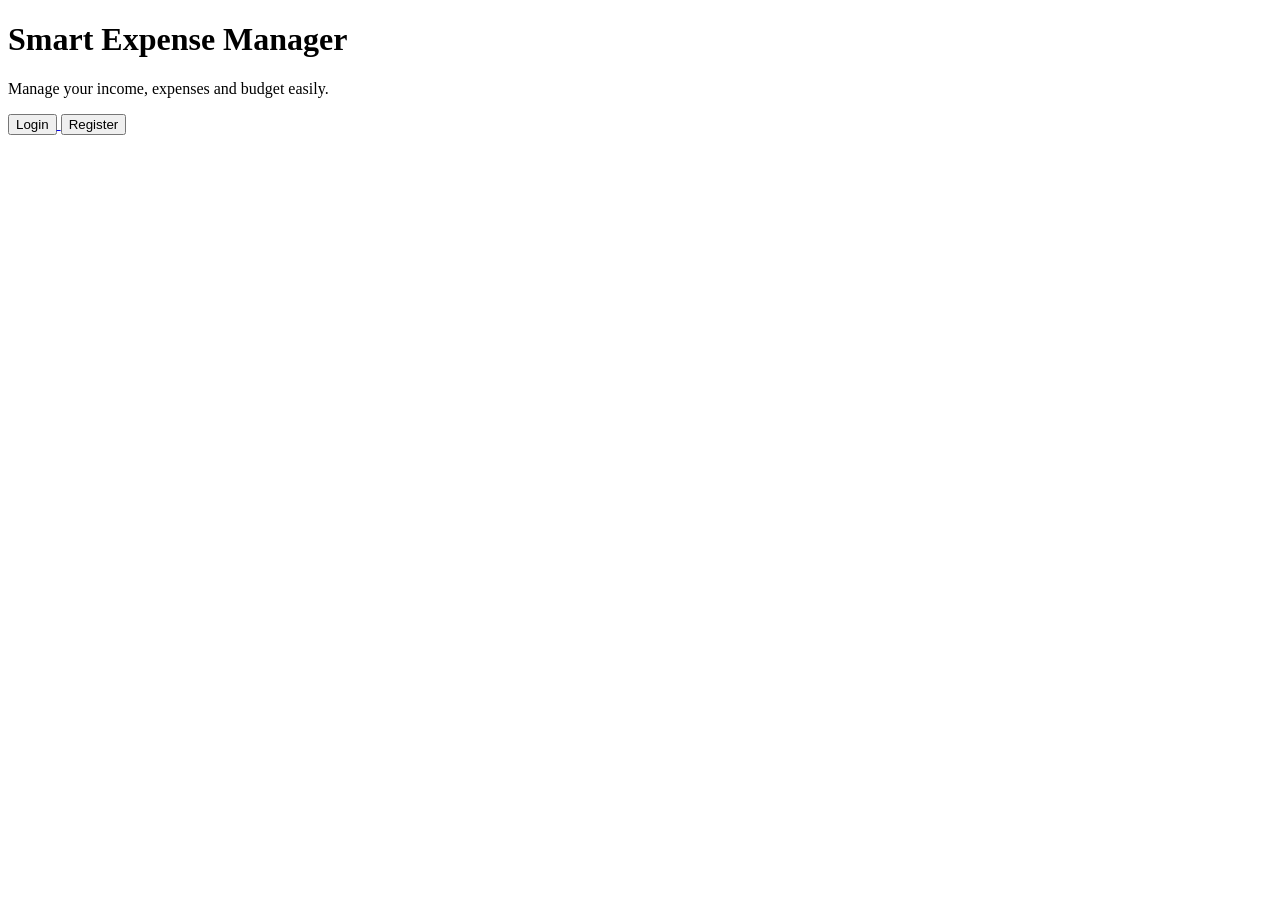
<file: frontend/index.html>
<!DOCTYPE html>
<html>
<head>
    <title>Smart Expense Manager</title>
    <link rel="stylesheet" href="css/style.css">
</head>

<body>

    <h1>Smart Expense Manager</h1>

    <p>
        Manage your income, expenses and budget easily.
    </p>

    <a href="login.html">
        <button>Login</button>
    </a>

    <a href="register.html">
        <button>Register</button>
    </a>

</body>
</html>
</file>
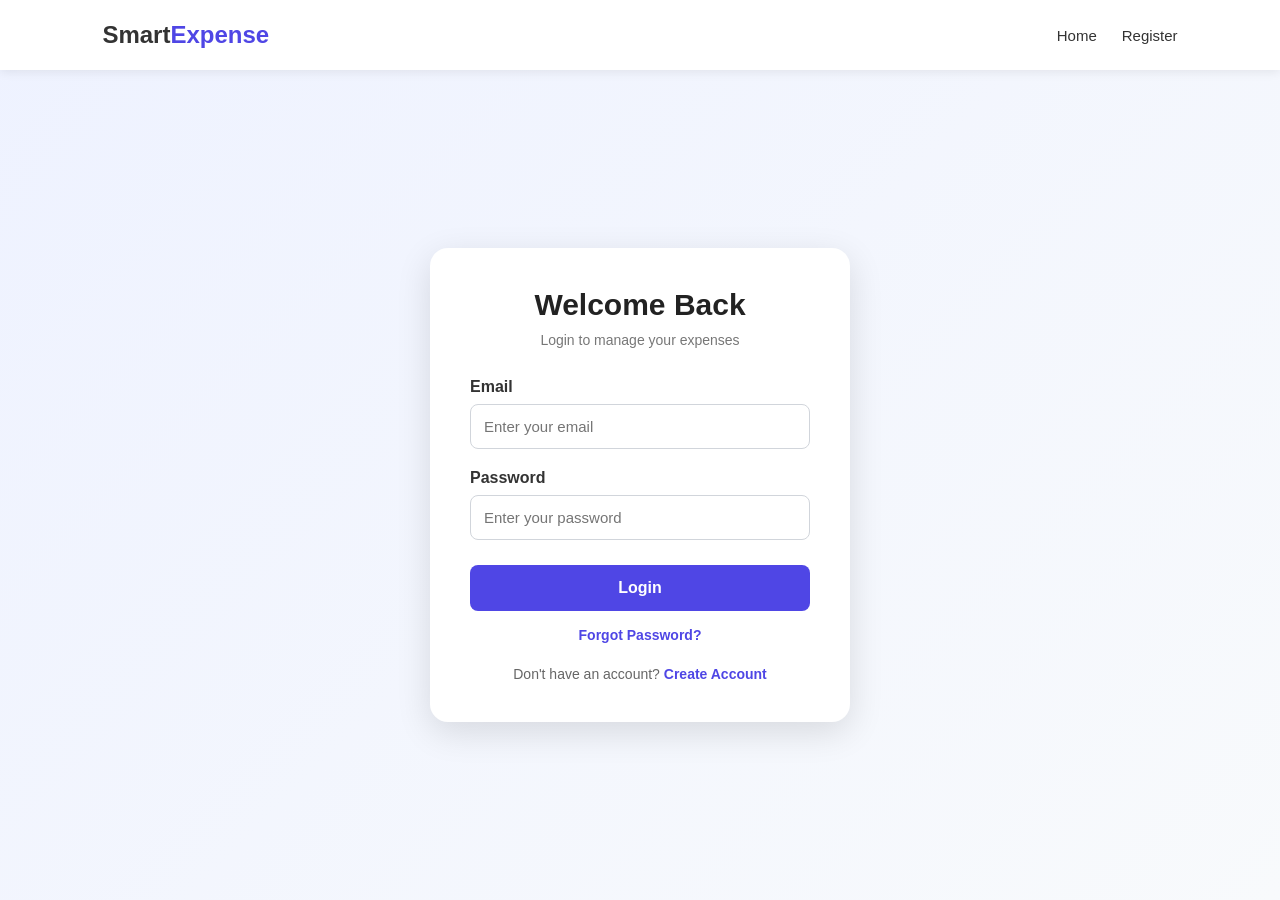
<file: frontend/budget.html>
<!DOCTYPE html>
<html lang="en">

<head>
    <meta charset="UTF-8">
    <meta name="viewport" content="width=device-width, initial-scale=1.0">

    <title>Budget - Smart Expense Manager</title>

    <style>
        * {
            margin: 0;
            padding: 0;
            box-sizing: border-box;
        }

        body {
            font-family: Arial, sans-serif;
            background: #f5f7fb;
            min-height: 100vh;
        }

        .navbar {
            height: 70px;
            background: white;
            display: flex;
            justify-content: space-between;
            align-items: center;
            padding: 0 7%;
            box-shadow: 0 2px 10px rgba(0, 0, 0, 0.08);
        }

        .logo {
            font-size: 24px;
            font-weight: bold;
            color: #333;
        }

        .logo span {
            color: #4f46e5;
        }

        .nav-links {
            display: flex;
            gap: 20px;
        }

        .nav-links a {
            text-decoration: none;
            color: #333;
        }

        .nav-links a:hover {
            color: #4f46e5;
        }

        .container {
            width: 90%;
            max-width: 600px;
            margin: 50px auto;
        }

        .card {
            background: white;
            padding: 35px;
            border-radius: 15px;
            box-shadow: 0 5px 20px rgba(0, 0, 0, 0.08);
        }

        h1 {
            margin-bottom: 10px;
            color: #222;
        }

        .subtitle {
            color: #777;
            margin-bottom: 30px;
        }

        label {
            display: block;
            margin-bottom: 8px;
            font-weight: bold;
        }

        input {
            width: 100%;
            padding: 12px;
            margin-bottom: 20px;
            border: 1px solid #ddd;
            border-radius: 7px;
            font-size: 16px;
        }

        button {
            width: 100%;
            padding: 13px;
            background: #4f46e5;
            color: white;
            border: none;
            border-radius: 7px;
            font-size: 16px;
            cursor: pointer;
        }

        button:hover {
            background: #4338ca;
        }

        .back {
            display: inline-block;
            margin-top: 25px;
            text-decoration: none;
            color: #4f46e5;
            font-weight: bold;
        }

        #message {
            margin-top: 20px;
            text-align: center;
            font-weight: bold;
        }

        @media (max-width: 600px) {

            .navbar {
                padding: 0 5%;
            }

            .nav-links {
                gap: 10px;
            }

            .nav-links a {
                display: none;
            }
        }
    </style>

</head>

<body>

    <nav class="navbar">

        <div class="logo">
            Smart<span>Expense</span>
        </div>

        <div class="nav-links">

            <a href="dashboard.html">
                Dashboard
            </a>

            <a href="income.html">
                Income
            </a>

            <a href="expense.html">
                Expenses
            </a>

            <a href="transactions.html">
                Transactions
            </a>

        </div>

    </nav>


    <div class="container">

        <div class="card">

            <h1>Set Monthly Budget</h1>

            <p class="subtitle">
                Set your spending limit for a month.
            </p>


            <form id="budgetForm">

                <label for="amount">
                    Budget Amount
                </label>

                <input
                    type="number"
                    id="amount"
                    placeholder="Enter budget amount"
                    min="1"
                    step="0.01"
                    required
                >


                <label for="month">
                    Month
                </label>

                <input
                    type="month"
                    id="month"
                    required
                >


                <button type="submit">
                    Save Budget
                </button>

            </form>


            <p id="message"></p>


            <a href="dashboard.html" class="back">
                ← Back to Dashboard
            </a>

        </div>

    </div>


    <script>

        const user = JSON.parse(localStorage.getItem("user"));


        if (!user) {

            alert("Please login first.");

            window.location.href = "login.html";

        }


        document.getElementById("budgetForm")
            .addEventListener("submit", function(event) {

                event.preventDefault();


                const amount =
                    parseFloat(document.getElementById("amount").value);


                const selectedMonth =
                    document.getElementById("month").value;


                const year =
                    parseInt(selectedMonth.split("-")[0]);


                const month =
                    parseInt(selectedMonth.split("-")[1]);


                const budget = {

                    userId: user.id,

                    amount: amount,

                    month: month,

                    year: year

                };


                fetch("http://localhost:8080/api/budgets", {

                    method: "POST",

                    headers: {
                        "Content-Type": "application/json"
                    },

                    body: JSON.stringify(budget)

                })

                .then(response => {

                    if (!response.ok) {

                        throw new Error("Failed to save budget");

                    }

                    return response.json();

                })

                .then(data => {

                    document.getElementById("message").innerText =
                        "Budget saved successfully!";

                    document.getElementById("message").style.color =
                        "green";

                    document.getElementById("budgetForm").reset();

                })

                .catch(error => {

                    console.error(error);

                    document.getElementById("message").innerText =
                        "Failed to save budget.";

                    document.getElementById("message").style.color =
                        "red";

                });

            });

    </script>

</body>

</html>
</file>
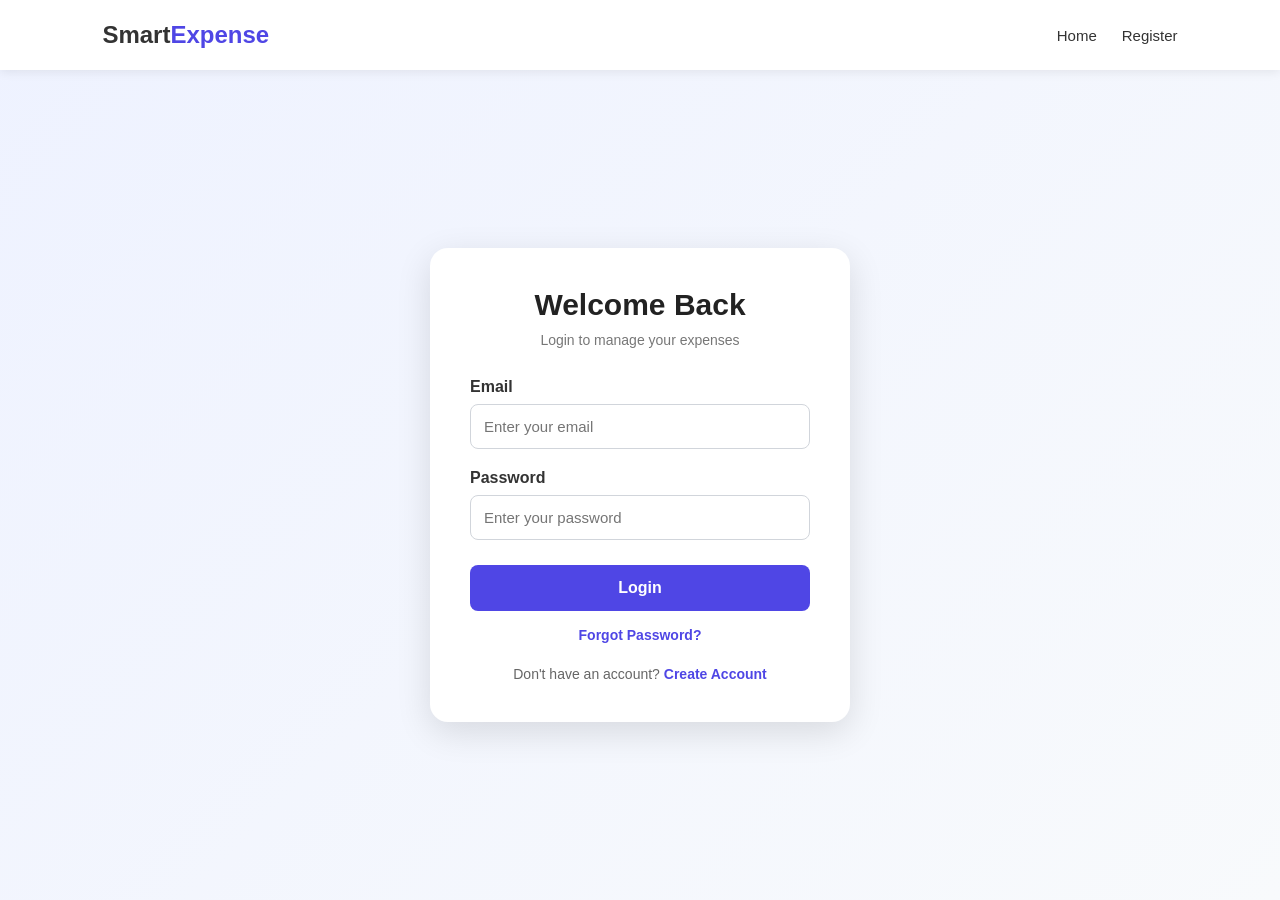
<file: frontend/dashboard.html>
<!DOCTYPE html>
<html lang="en">

<head>
    <meta charset="UTF-8">
    <meta name="viewport" content="width=device-width, initial-scale=1.0">

    <title>SmartExpense - Dashboard</title>

    <style>
        * {
            box-sizing: border-box;
            margin: 0;
            padding: 0;
            font-family: Arial, sans-serif;
        }

        body {
            background: #f4f7fb;
            color: #333;
        }

        nav {
            background: #2563eb;
            color: white;
            padding: 18px 40px;
            display: flex;
            justify-content: space-between;
            align-items: center;
            flex-wrap: wrap;
            gap: 15px;
        }

        nav h2 {
            font-size: 24px;
        }

        nav div {
            display: flex;
            gap: 22px;
            flex-wrap: wrap;
        }

        nav a {
            color: white;
            text-decoration: none;
            font-weight: bold;
        }

        nav a:hover {
            text-decoration: underline;
        }

        .container {
            width: 92%;
            max-width: 1250px;
            margin: 30px auto;
        }

        .welcome {
            margin-bottom: 25px;
        }

        .welcome h1 {
            margin-bottom: 8px;
            color: #1e293b;
        }

        .welcome p {
            color: #64748b;
        }

        .month-info {
            background: white;
            padding: 20px 22px;
            border-radius: 12px;
            box-shadow: 0 3px 12px rgba(0, 0, 0, 0.08);
            margin-bottom: 25px;
        }

        .month-info strong {
            color: #2563eb;
        }

        .month-selector {
            margin-top: 15px;
        }

        .month-selector label {
            font-weight: bold;
            margin-right: 10px;
        }

        .month-selector select {
            padding: 9px 12px;
            border: 1px solid #cbd5e1;
            border-radius: 7px;
            font-size: 15px;
            cursor: pointer;
        }

        .cards {
            display: grid;
            grid-template-columns: repeat(5, 1fr);
            gap: 18px;
            margin-bottom: 20px;
        }

        .cards.second-row {
            grid-template-columns: repeat(3, 1fr);
            margin-bottom: 30px;
        }

        .card {
            background: white;
            padding: 22px;
            border-radius: 12px;
            box-shadow: 0 3px 12px rgba(0, 0, 0, 0.08);
        }

        .card h3 {
            font-size: 15px;
            color: #64748b;
            margin-bottom: 12px;
        }

        .card p {
            font-size: 22px;
            font-weight: bold;
        }

        .card-note {
            font-size: 12px !important;
            font-weight: normal !important;
            color: #64748b;
            margin-top: 8px;
            line-height: 1.4;
        }

        .positive,
        .green {
            color: #16a34a;
        }

        .negative,
        .red {
            color: #dc2626;
        }

        .blue,
        .blue-text {
            color: #2563eb;
        }

        .actions {
            display: grid;
            grid-template-columns: repeat(3, 1fr);
            gap: 20px;
            margin-bottom: 30px;
        }

        .action-card {
            background: white;
            padding: 25px;
            border-radius: 12px;
            box-shadow: 0 3px 12px rgba(0, 0, 0, 0.08);
        }

        .action-card h3 {
            margin-bottom: 10px;
            color: #1e293b;
        }

        .action-card p {
            color: #64748b;
            margin-bottom: 18px;
            line-height: 1.5;
        }

        .action-card a {
            display: inline-block;
            background: #2563eb;
            color: white;
            padding: 10px 18px;
            border-radius: 7px;
            text-decoration: none;
        }

        .action-card a:hover {
            background: #1d4ed8;
        }

        .section {
            background: white;
            padding: 25px;
            margin-bottom: 30px;
            border-radius: 12px;
            box-shadow: 0 3px 12px rgba(0, 0, 0, 0.08);
        }

        .section h2 {
            margin-bottom: 20px;
            color: #1e293b;
        }

        /* SAVINGS */

        .savings-grid {
            display: grid;
            grid-template-columns: repeat(3, 1fr);
            gap: 18px;
        }

        .savings-card {
            background: #f8fafc;
            border: 1px solid #e2e8f0;
            padding: 20px;
            border-radius: 10px;
        }

        .savings-card h3 {
            font-size: 14px;
            color: #64748b;
            margin-bottom: 8px;
        }

        .savings-card p {
            font-size: 22px;
            font-weight: bold;
        }

        .message {
            margin-top: 20px;
            background: #eff6ff;
            border-left: 5px solid #2563eb;
            padding: 15px;
            border-radius: 6px;
            line-height: 1.6;
        }

        .warning {
            margin-top: 15px;
            background: #fee2e2;
            border-left: 5px solid #dc2626;
            padding: 15px;
            border-radius: 6px;
            color: #991b1b;
            display: none;
            line-height: 1.6;
        }

        /* BUDGET PROGRESS */

        .progress-info {
            display: flex;
            justify-content: space-between;
            margin-bottom: 12px;
            font-weight: bold;
        }

        .progress-container {
            width: 100%;
            height: 28px;
            background: #e5e7eb;
            border-radius: 20px;
            overflow: hidden;
        }

        .progress-bar {
            height: 100%;
            width: 0%;
            background: #2563eb;
            transition: width 0.5s;
        }

        .progress-bar.overspent {
            background: #dc2626;
        }

        .progress-text {
            margin-top: 12px;
            font-weight: bold;
        }

        /* CARRY FORWARD */

        .carry-grid {
            display: grid;
            grid-template-columns: repeat(3, 1fr);
            gap: 18px;
        }

        .carry-card {
            background: #f8fafc;
            border: 1px solid #e2e8f0;
            padding: 18px;
            border-radius: 10px;
        }

        .carry-card h3 {
            font-size: 14px;
            color: #64748b;
            margin-bottom: 8px;
        }

        .carry-card p {
            font-size: 21px;
            font-weight: bold;
        }

        /* ANALYTICS */

        .analytics-grid {
            display: grid;
            grid-template-columns: 1fr 1fr;
            gap: 20px;
        }

        .chart-box {
            background: #f8fafc;
            border: 1px solid #e2e8f0;
            padding: 20px;
            border-radius: 10px;
        }

        .chart-box h3 {
            margin-bottom: 20px;
            color: #1e293b;
        }

        .bar-row {
            margin-bottom: 20px;
        }

        .bar-label {
            display: flex;
            justify-content: space-between;
            margin-bottom: 7px;
            font-size: 14px;
            font-weight: bold;
        }

        .bar-background {
            height: 22px;
            background: #e5e7eb;
            border-radius: 15px;
            overflow: hidden;
        }

        .bar-fill {
            height: 100%;
            border-radius: 15px;
            transition: width 0.5s;
        }

        .income-bar {
            background: #16a34a;
        }

        .expense-bar {
            background: #dc2626;
        }

        .category-bar {
            background: #2563eb;
        }

        .chart-empty {
            color: #64748b;
            padding: 20px 0;
        }

        /* CATEGORY */

        .category-list {
            display: grid;
            grid-template-columns: repeat(3, 1fr);
            gap: 15px;
        }

        .category-item {
            background: #f8fafc;
            padding: 18px;
            border-radius: 8px;
            border: 1px solid #e2e8f0;
        }

        .category-item h3 {
            color: #64748b;
            font-size: 15px;
            margin-bottom: 8px;
        }

        .category-item p {
            font-size: 20px;
            font-weight: bold;
        }

        /* TABLE */

        .table-container {
            overflow-x: auto;
        }

        table {
            width: 100%;
            border-collapse: collapse;
            min-width: 650px;
        }

        th,
        td {
            padding: 14px;
            text-align: left;
            border-bottom: 1px solid #e5e7eb;
        }

        th {
            background: #f8fafc;
            color: #475569;
        }

        .income {
            color: #16a34a;
            font-weight: bold;
        }

        .expense {
            color: #dc2626;
            font-weight: bold;
        }

        .view-all {
            display: inline-block;
            margin-top: 18px;
            color: #2563eb;
            font-weight: bold;
            text-decoration: none;
        }

        .view-all:hover {
            text-decoration: underline;
        }

        /* STATUS */

        .status-box {
            padding: 15px;
            border-radius: 8px;
            margin-bottom: 25px;
            display: none;
        }

        .status-success {
            background: #dcfce7;
            color: #166534;
            border: 1px solid #86efac;
        }

        .status-error {
            background: #fee2e2;
            color: #991b1b;
            border: 1px solid #fca5a5;
        }

        @media (max-width: 1100px) {
            .cards {
                grid-template-columns: repeat(2, 1fr);
            }

            .cards.second-row {
                grid-template-columns: repeat(2, 1fr);
            }

            .analytics-grid {
                grid-template-columns: 1fr;
            }

            .carry-grid,
            .savings-grid,
            .category-list {
                grid-template-columns: repeat(2, 1fr);
            }
        }

        @media (max-width: 700px) {
            nav {
                flex-direction: column;
                padding: 18px;
            }

            nav div {
                justify-content: center;
                gap: 14px;
            }

            .container {
                width: 94%;
            }

            .cards,
            .cards.second-row,
            .actions,
            .carry-grid,
            .savings-grid,
            .category-list {
                grid-template-columns: 1fr;
            }

            .section {
                padding: 18px;
            }
        }
    </style>
</head>

<body>

    <!-- NAVBAR -->

    <nav>
        <h2>SmartExpense</h2>

        <div>
            <a href="dashboard.html">Dashboard</a>
            <a href="income.html">Income</a>
            <a href="expense.html">Expense</a>
            <a href="transactions.html">Transactions</a>
            <a href="budget.html">Budget</a>
            <a href="#" onclick="logout()">Logout</a>
        </div>
    </nav>


    <div class="container">

        <!-- STATUS -->

        <div id="statusBox" class="status-box"></div>


        <!-- WELCOME -->

        <div class="welcome">

            <h1 id="welcomeText">
                Welcome!
            </h1>

            <p>
                Manage your income, expenses and budget easily.
            </p>

        </div>


        <!-- MONTH SELECTOR -->

        <div class="month-info">

            <p>
                Current Month:
                <strong id="currentMonthText"></strong>
            </p>

            <div class="month-selector">

                <label for="monthSelector">
                    View Month:
                </label>

                <select id="monthSelector"
                    onchange="updateSelectedMonth()">
                </select>

            </div>

        </div>


        <!-- SUMMARY CARDS -->

        <div class="cards">

            <div class="card">
                <h3>Monthly Income</h3>
                <p id="monthlyIncome" class="positive">
                    ₹0.00
                </p>
            </div>

            <div class="card">
                <h3>Monthly Expenses</h3>
                <p id="monthlyExpense" class="negative">
                    ₹0.00
                </p>
            </div>

            <div class="card">
                <h3>Monthly Savings</h3>
                <p id="monthlySavings">
                    ₹0.00
                </p>
            </div>

            <div class="card">
                <h3>Monthly Budget</h3>
                <p id="monthlyBudget" class="blue-text">
                    ₹0.00
                </p>
            </div>

            <div class="card">
                <h3>Budget Remaining</h3>
                <p id="budgetRemaining">
                    ₹0.00
                </p>
            </div>

        </div>


        <!-- SECOND ROW -->

        <div class="cards second-row">

            <div class="card">

                <h3>Previous Savings</h3>

                <p id="previousSavings"
                    class="positive">
                    ₹0.00
                </p>

                <p class="card-note">
                    Savings accumulated before the selected month.
                </p>

            </div>


            <div class="card">

                <h3>Available Money</h3>

                <p id="availableMoney"
                    class="positive">
                    ₹0.00
                </p>

                <p class="card-note">
                    Previous savings + selected month's savings.
                </p>

            </div>


            <div class="card">

                <h3>Total Balance</h3>

                <p id="totalBalance"
                    class="positive">
                    ₹0.00
                </p>

                <p class="card-note">
                    Actual balance from transactions up to today.
                </p>

            </div>

        </div>


        <!-- QUICK ACTIONS -->

        <div class="actions">

            <div class="action-card">

                <h3>Add Income</h3>

                <p>
                    Add your salary, part-time,
                    freelance, business or other income.
                </p>

                <a href="income.html">
                    Add Income
                </a>

            </div>


            <div class="action-card">

                <h3>Add Expense</h3>

                <p>
                    Record your daily expenses
                    and spending.
                </p>

                <a href="expense.html">
                    Add Expense
                </a>

            </div>


            <div class="action-card">

                <h3>Set Budget</h3>

                <p>
                    Set a monthly budget
                    and control your spending.
                </p>

                <a href="budget.html">
                    Set Budget
                </a>

            </div>

        </div>


        <!-- MONTHLY SAVINGS -->

        <div class="section">

            <h2>
                Monthly Savings
            </h2>

            <div class="savings-grid">

                <div class="savings-card">

                    <h3>
                        Monthly Income
                    </h3>

                    <p id="savingIncome"
                        class="green">
                        ₹0.00
                    </p>

                </div>


                <div class="savings-card">

                    <h3>
                        Monthly Expenses
                    </h3>

                    <p id="savingExpense"
                        class="red">
                        ₹0.00
                    </p>

                </div>


                <div class="savings-card">

                    <h3>
                        Monthly Savings
                    </h3>

                    <p id="savingAmount">
                        ₹0.00
                    </p>

                </div>

            </div>


            <div id="savingsMessage"
                class="message">
                No data available.
            </div>


            <div id="savingsWarning"
                class="warning">
            </div>

        </div>


        <!-- BUDGET PROGRESS -->

        <div class="section">

            <h2>
                Budget Progress
            </h2>

            <div class="progress-info">

                <span>
                    Budget Used
                </span>

                <span id="budgetPercentage">
                    0%
                </span>

            </div>


            <div class="progress-container">

                <div id="budgetProgressBar"
                    class="progress-bar">
                </div>

            </div>


            <p id="progressText"
                class="progress-text">
                No budget set.
            </p>


            <div id="budgetWarning"
                class="warning">
            </div>

        </div>


        <!-- BUDGET CARRY FORWARD -->

        <div class="section">

            <h2>
                Budget Carry-Forward
            </h2>

            <div class="carry-grid">

                <div class="carry-card">

                    <h3>
                        Current Month Budget
                    </h3>

                    <p id="carryNormalBudget"
                        class="blue">
                        ₹0.00
                    </p>

                </div>


                <div class="carry-card">

                    <h3>
                        Current Month Spending
                    </h3>

                    <p id="carrySpent"
                        class="red">
                        ₹0.00
                    </p>

                </div>


                <div class="carry-card">

                    <h3>
                        Current Overspending
                    </h3>

                    <p id="carryOverspent"
                        class="red">
                        ₹0.00
                    </p>

                </div>


                <div class="carry-card">

                    <h3>
                        Amount Carried Forward
                    </h3>

                    <p id="carryForward"
                        class="red">
                        ₹0.00
                    </p>

                </div>


                <div class="carry-card">

                    <h3>
                        Next Month Normal Budget
                    </h3>

                    <p id="nextNormalBudget"
                        class="blue">
                        ₹0.00
                    </p>

                </div>


                <div class="carry-card">

                    <h3>
                        Next Month Available Budget
                    </h3>

                    <p id="nextAvailableBudget"
                        class="green">
                        ₹0.00
                    </p>

                </div>

            </div>


            <div id="carryMessage"
                class="message">
                No overspending to carry forward.
            </div>


            <div id="carryWarning"
                class="warning">
            </div>

        </div>


        <!-- ANALYTICS -->

        <div class="section">

            <h2>
                Financial Analytics
            </h2>

            <div class="analytics-grid">


                <!-- INCOME VS EXPENSE -->

                <div class="chart-box">

                    <h3>
                        Income vs Expenses
                    </h3>


                    <div class="bar-row">

                        <div class="bar-label">

                            <span>
                                Income
                            </span>

                            <span id="incomeChartValue">
                                ₹0.00
                            </span>

                        </div>


                        <div class="bar-background">

                            <div id="incomeBar"
                                class="bar-fill income-bar">
                            </div>

                        </div>

                    </div>


                    <div class="bar-row">

                        <div class="bar-label">

                            <span>
                                Expenses
                            </span>

                            <span id="expenseChartValue">
                                ₹0.00
                            </span>

                        </div>


                        <div class="bar-background">

                            <div id="expenseBar"
                                class="bar-fill expense-bar">
                            </div>

                        </div>

                    </div>


                    <p id="analyticsMessage"
                        class="chart-empty">
                    </p>

                </div>


                <!-- CATEGORY CHART -->

                <div class="chart-box">

                    <h3>
                        Category Spending
                    </h3>

                    <div id="categoryChart">
                    </div>

                </div>

            </div>

        </div>


        <!-- SPENDING BY CATEGORY -->

        <div class="section">

            <h2>
                Spending by Category
            </h2>

            <div id="categoryList"
                class="category-list">
            </div>

        </div>


        <!-- RECENT TRANSACTIONS -->

        <div class="section">

            <h2>
                Recent Transactions
            </h2>

            <div class="table-container">

                <table>

                    <thead>

                        <tr>

                            <th>
                                Date
                            </th>

                            <th>
                                Type
                            </th>

                            <th>
                                Category
                            </th>

                            <th>
                                Description
                            </th>

                            <th>
                                Amount
                            </th>

                        </tr>

                    </thead>


                    <tbody id="recentTransactions">
                    </tbody>

                </table>

            </div>


            <a href="transactions.html"
                class="view-all">

                View All Transactions →

            </a>

        </div>

    </div>


    <script>

        /* ==================================================
           USER
        ================================================== */

        const user =
            JSON.parse(
                localStorage.getItem("user")
            );


        if (!user) {

            window.location.href =
                "login.html";

        }


        document.getElementById(
            "welcomeText"
        ).innerText =
            "Welcome, " + user.name + "!";


        /* ==================================================
           VARIABLES
        ================================================== */

        let allTransactions = [];

        let allBudgets = [];


        const today = new Date();


        const actualCurrentMonth =
            today.getMonth() + 1;


        const actualCurrentYear =
            today.getFullYear();


        let currentMonth =
            actualCurrentMonth;


        let currentYear =
            actualCurrentYear;


        /* ==================================================
           MONTH NAMES
        ================================================== */

        const monthNames = [

            "January",
            "February",
            "March",
            "April",
            "May",
            "June",
            "July",
            "August",
            "September",
            "October",
            "November",
            "December"

        ];


        /* ==================================================
           STATUS
        ================================================== */

        function showStatus(message, type) {

            const box =
                document.getElementById(
                    "statusBox"
                );

            box.innerText = message;

            box.className =
                "status-box " +
                (type === "error"
                    ? "status-error"
                    : "status-success");

            box.style.display = "block";

        }


        /* ==================================================
           MONTH SELECTOR
        ================================================== */

        function setupMonthSelector() {

            const selector =
                document.getElementById(
                    "monthSelector"
                );


            selector.innerHTML = "";


            for (
                let year = actualCurrentYear - 5;
                year <= actualCurrentYear + 5;
                year++
            ) {

                for (
                    let month = 1;
                    month <= 12;
                    month++
                ) {

                    const option =
                        document.createElement(
                            "option"
                        );


                    option.value =
                        year +
                        "-" +
                        String(month)
                            .padStart(2, "0");


                    option.textContent =
                        monthNames[month - 1] +
                        " " +
                        year;


                    if (
                        month === actualCurrentMonth &&
                        year === actualCurrentYear
                    ) {

                        option.selected = true;

                    }


                    selector.appendChild(
                        option
                    );

                }

            }


            updateMonthText();

        }


        function updateSelectedMonth() {

            const selector =
                document.getElementById(
                    "monthSelector"
                );


            const value =
                selector.value;


            const parts =
                value.split("-");


            currentYear =
                Number(parts[0]);


            currentMonth =
                Number(parts[1]);


            updateMonthText();

            calculateDashboard();

        }


        function updateMonthText() {

            document.getElementById(
                "currentMonthText"
            ).innerText =
                monthNames[currentMonth - 1] +
                " " +
                currentYear;

        }


        /* ==================================================
           FORMAT MONEY
        ================================================== */

        function formatMoney(amount) {

            return "₹" +
                Number(amount).toFixed(2);

        }


        /* ==================================================
           GET BUDGET
        ================================================== */

        function getBudget(month, year) {

            let amount = 0;


            allBudgets.forEach(
                function (budget) {

                    if (
                        Number(budget.month) ===
                            Number(month) &&
                        Number(budget.year) ===
                            Number(year)
                    ) {

                        amount =
                            Number(budget.amount);

                    }

                }
            );


            return amount;

        }


        /* ==================================================
           TRANSACTION DATE
        ================================================== */

        function getTransactionDate(
            transaction
        ) {

            if (
                !transaction.transactionDate
            ) {

                return null;

            }


            return new Date(
                transaction.transactionDate
            );

        }


        /* ==================================================
           SELECTED MONTH CHECK
        ================================================== */

        function isSelectedMonth(
            transaction
        ) {

            const date =
                getTransactionDate(
                    transaction
                );


            if (!date) {

                return false;

            }


            return (
                date.getMonth() + 1 ===
                    currentMonth &&
                date.getFullYear() ===
                    currentYear
            );

        }


        /* ==================================================
           BEFORE SELECTED MONTH
        ================================================== */

        function isBeforeSelectedMonth(
            transaction
        ) {

            const date =
                getTransactionDate(
                    transaction
                );


            if (!date) {

                return false;

            }


            const year =
                date.getFullYear();


            const month =
                date.getMonth() + 1;


            if (
                year < currentYear
            ) {

                return true;

            }


            if (
                year === currentYear &&
                month < currentMonth
            ) {

                return true;

            }


            return false;

        }


        /* ==================================================
           FUTURE TRANSACTION
           
           Important:
           Current month's transactions are NOT future.
           Only transactions after today's date are future.
        ================================================== */

        function isFutureTransaction(
            transaction
        ) {

            const date =
                getTransactionDate(
                    transaction
                );


            if (!date) {

                return false;

            }


            const transactionDate =
                new Date(
                    date.getFullYear(),
                    date.getMonth(),
                    date.getDate()
                );


            const todayDate =
                new Date(
                    actualCurrentYear,
                    actualCurrentMonth - 1,
                    today.getDate()
                );


            return transactionDate >
                todayDate;

        }


        /* ==================================================
           LOAD DASHBOARD
        ================================================== */

        async function loadDashboard() {

            try {

                const transactionResponse =
                    await fetch(
                        "http://localhost:8080/api/transactions/user/" +
                        user.id
                    );


                if (!transactionResponse.ok) {

                    throw new Error(
                        "Unable to load transactions"
                    );

                }


                allTransactions =
                    await transactionResponse.json();


                const budgetResponse =
                    await fetch(
                        "http://localhost:8080/api/budgets/user/" +
                        user.id
                    );


                if (!budgetResponse.ok) {

                    throw new Error(
                        "Unable to load budgets"
                    );

                }


                allBudgets =
                    await budgetResponse.json();


                calculateDashboard();

            }


            catch (error) {

                console.error(error);

                showStatus(
                    "Unable to connect to backend. Please make sure Spring Boot is running.",
                    "error"
                );

            }

        }


        /* ==================================================
           CALCULATE DASHBOARD
        ================================================== */

        function calculateDashboard() {

            let totalIncome = 0;

            let totalExpense = 0;


            let monthlyIncome = 0;

            let monthlyExpense = 0;


            let previousSavings = 0;


            let categories = {};


            /* ----------------------------------------------
               PROCESS TRANSACTIONS
            ---------------------------------------------- */

            allTransactions.forEach(
                function (transaction) {

                    const amount =
                        Number(
                            transaction.amount
                        );


                    const date =
                        getTransactionDate(
                            transaction
                        );


                    if (!date) {

                        return;

                    }


                    /* ------------------------------------------
                       ACTUAL TOTAL BALANCE

                       Include today's/current-month data.
                       Exclude only dates after today.
                    ------------------------------------------ */

                    const future =
                        isFutureTransaction(
                            transaction
                        );


                    if (!future) {

                        if (
                            transaction.type ===
                            "INCOME"
                        ) {

                            totalIncome +=
                                amount;

                        }


                        if (
                            transaction.type ===
                            "EXPENSE"
                        ) {

                            totalExpense +=
                                amount;

                        }

                    }


                    /* ------------------------------------------
                       SELECTED MONTH INCOME
                    ------------------------------------------ */

                    if (
                        transaction.type ===
                            "INCOME" &&
                        isSelectedMonth(
                            transaction
                        )
                    ) {

                        monthlyIncome +=
                            amount;

                    }


                    /* ------------------------------------------
                       SELECTED MONTH EXPENSE
                    ------------------------------------------ */

                    if (
                        transaction.type ===
                            "EXPENSE" &&
                        isSelectedMonth(
                            transaction
                        )
                    ) {

                        monthlyExpense +=
                            amount;


                        const category =
                            transaction.category ||
                            "Other";


                        if (
                            !categories[category]
                        ) {

                            categories[category] =
                                0;

                        }


                        categories[category] +=
                            amount;

                    }


                    /* ------------------------------------------
                       PREVIOUS SAVINGS
                    ------------------------------------------ */

                    if (
                        isBeforeSelectedMonth(
                            transaction
                        )
                    ) {

                        if (
                            transaction.type ===
                            "INCOME"
                        ) {

                            previousSavings +=
                                amount;

                        }


                        if (
                            transaction.type ===
                            "EXPENSE"
                        ) {

                            previousSavings -=
                                amount;

                        }

                    }

                }
            );


            /* ==================================================
               CALCULATIONS
            ================================================== */

            const monthlySavings =
                monthlyIncome -
                monthlyExpense;


            const availableMoney =
                previousSavings +
                monthlySavings;


            const currentBudget =
                getBudget(
                    currentMonth,
                    currentYear
                );


            /* ----------------------------------------------
               NEXT MONTH
            ---------------------------------------------- */

            const nextDate =
                new Date(
                    currentYear,
                    currentMonth,
                    1
                );


            const nextMonth =
                nextDate.getMonth() + 1;


            const nextYear =
                nextDate.getFullYear();


            const nextBudget =
                getBudget(
                    nextMonth,
                    nextYear
                );


            /* ----------------------------------------------
               TOTAL BALANCE
            ---------------------------------------------- */

            const totalBalance =
                totalIncome -
                totalExpense;


            /* ----------------------------------------------
               BUDGET REMAINING
            ---------------------------------------------- */

            const budgetRemaining =
                currentBudget -
                monthlyExpense;


            /* ----------------------------------------------
               OVERSPENDING
            ---------------------------------------------- */

            let currentOverspending = 0;


            if (
                currentBudget > 0 &&
                monthlyExpense > currentBudget
            ) {

                currentOverspending =
                    monthlyExpense -
                    currentBudget;

            }


            /* ==================================================
               DISPLAY SUMMARY
            ================================================== */

            document.getElementById(
                "monthlyIncome"
            ).innerText =
                formatMoney(
                    monthlyIncome
                );


            document.getElementById(
                "monthlyExpense"
            ).innerText =
                formatMoney(
                    monthlyExpense
                );


            document.getElementById(
                "monthlySavings"
            ).innerText =
                formatMoney(
                    monthlySavings
                );


            document.getElementById(
                "monthlyBudget"
            ).innerText =
                formatMoney(
                    currentBudget
                );


            document.getElementById(
                "budgetRemaining"
            ).innerText =
                formatMoney(
                    budgetRemaining
                );


            document.getElementById(
                "previousSavings"
            ).innerText =
                formatMoney(
                    previousSavings
                );


            document.getElementById(
                "availableMoney"
            ).innerText =
                formatMoney(
                    availableMoney
                );


            document.getElementById(
                "totalBalance"
            ).innerText =
                formatMoney(
                    totalBalance
                );


            /* ==================================================
               SUMMARY COLORS
            ================================================== */

            setColor(
                "monthlySavings",
                monthlySavings
            );


            setColor(
                "budgetRemaining",
                budgetRemaining
            );


            setColor(
                "availableMoney",
                availableMoney
            );


            setColor(
                "totalBalance",
                totalBalance
            );


            /* ==================================================
               SAVINGS SECTION
            ================================================== */

            document.getElementById(
                "savingIncome"
            ).innerText =
                formatMoney(
                    monthlyIncome
                );


            document.getElementById(
                "savingExpense"
            ).innerText =
                formatMoney(
                    monthlyExpense
                );


            const savingAmountElement =
                document.getElementById(
                    "savingAmount"
                );


            savingAmountElement.innerText =
                formatMoney(
                    monthlySavings
                );


            setColor(
                "savingAmount",
                monthlySavings
            );


            const savingsMessage =
                document.getElementById(
                    "savingsMessage"
                );


            const savingsWarning =
                document.getElementById(
                    "savingsWarning"
                );


            if (monthlySavings > 0) {

                savingsMessage.innerHTML =
                    "🟢 You saved <b>" +
                    formatMoney(
                        monthlySavings
                    ) +
                    "</b> this month. " +
                    "Your previous savings are <b>" +
                    formatMoney(
                        previousSavings
                    ) +
                    "</b>. " +
                    "Your total available money is <b>" +
                    formatMoney(
                        availableMoney
                    ) +
                    "</b>.";

                savingsWarning.style.display =
                    "none";

            }

            else if (monthlySavings < 0) {

                savingsMessage.innerHTML =
                    "🔴 You spent <b>" +
                    formatMoney(
                        Math.abs(
                            monthlySavings
                        )
                    ) +
                    "</b> more than your income this month.";

                savingsWarning.style.display =
                    "block";

                savingsWarning.innerHTML =
                    "⚠️ Your expenses are higher than your income by <b>" +
                    formatMoney(
                        Math.abs(
                            monthlySavings
                        )
                    ) +
                    "</b>.";

            }

            else {

                savingsMessage.innerHTML =
                    "⚪ Your income and expenses are equal this month. No new savings were created.";

                savingsWarning.style.display =
                    "none";

            }


            /* ==================================================
               BUDGET PROGRESS
            ================================================== */

            const budgetPercentage =
                currentBudget > 0
                    ? (
                        monthlyExpense /
                        currentBudget
                    ) * 100
                    : 0;


            document.getElementById(
                "budgetPercentage"
            ).innerText =
                budgetPercentage.toFixed(1) +
                "%";


            const progressBar =
                document.getElementById(
                    "budgetProgressBar"
                );


            progressBar.style.width =
                Math.min(
                    budgetPercentage,
                    100
                ) + "%";


            if (
                budgetPercentage > 100
            ) {

                progressBar.classList.add(
                    "overspent"
                );

            }

            else {

                progressBar.classList.remove(
                    "overspent"
                );

            }


            const progressText =
                document.getElementById(
                    "progressText"
                );


            if (
                currentBudget === 0
            ) {

                progressText.innerText =
                    "No budget set for this month.";

            }

            else if (
                monthlyExpense >
                currentBudget
            ) {

                progressText.innerHTML =
                    "🔴 You have overspent by <b>" +
                    formatMoney(
                        monthlyExpense -
                        currentBudget
                    ) +
                    "</b>.";

            }

            else {

                progressText.innerHTML =
                    "🟢 You have <b>" +
                    formatMoney(
                        currentBudget -
                        monthlyExpense
                    ) +
                    "</b> remaining.";

            }


            const budgetWarning =
                document.getElementById(
                    "budgetWarning"
                );


            if (
                currentBudget > 0 &&
                monthlyExpense >
                currentBudget
            ) {

                budgetWarning.style.display =
                    "block";

                budgetWarning.innerHTML =
                    "⚠️ You have exceeded your monthly budget by <b>" +
                    formatMoney(
                        monthlyExpense -
                        currentBudget
                    ) +
                    "</b>.";

            }

            else {

                budgetWarning.style.display =
                    "none";

            }


            /* ==================================================
               CARRY FORWARD
            ================================================== */

            const carryForward =
                currentOverspending;


            let nextAvailableBudget =
                nextBudget -
                carryForward;


            if (
                nextAvailableBudget < 0
            ) {

                nextAvailableBudget = 0;

            }


            const remainingCarryForward =
                Math.max(
                    0,
                    carryForward -
                    nextBudget
                );


            document.getElementById(
                "carryNormalBudget"
            ).innerText =
                formatMoney(
                    currentBudget
                );


            document.getElementById(
                "carrySpent"
            ).innerText =
                formatMoney(
                    monthlyExpense
                );


            document.getElementById(
                "carryOverspent"
            ).innerText =
                formatMoney(
                    currentOverspending
                );


            document.getElementById(
                "carryForward"
            ).innerText =
                formatMoney(
                    carryForward
                );


            document.getElementById(
                "nextNormalBudget"
            ).innerText =
                formatMoney(
                    nextBudget
                );


            document.getElementById(
                "nextAvailableBudget"
            ).innerText =
                formatMoney(
                    nextAvailableBudget
                );


            const carryMessage =
                document.getElementById(
                    "carryMessage"
                );


            const carryWarning =
                document.getElementById(
                    "carryWarning"
                );


            if (
                carryForward > 0
            ) {

                carryMessage.innerHTML =
                    "🔴 You overspent by <b>" +
                    formatMoney(
                        carryForward
                    ) +
                    "</b> this month. " +
                    "This amount will be carried forward to next month. " +
                    "If next month's normal budget is <b>" +
                    formatMoney(
                        nextBudget
                    ) +
                    "</b>, your available budget will be <b>" +
                    formatMoney(
                        nextAvailableBudget
                    ) +
                    "</b>.";


                if (
                    remainingCarryForward > 0
                ) {

                    carryWarning.style.display =
                        "block";

                    carryWarning.innerHTML =
                        "⚠️ Your previous overspending is greater than next month's budget. <b>" +
                        formatMoney(
                            remainingCarryForward
                        ) +
                        "</b> will continue carrying forward.";

                }

                else {

                    carryWarning.style.display =
                        "none";

                }

            }

            else {

                carryMessage.innerHTML =
                    "🟢 No overspending to carry forward.";

                carryWarning.style.display =
                    "none";

            }


            /* ==================================================
               CATEGORY DISPLAY
            ================================================== */

            displayCategories(
                categories
            );


            /* ==================================================
               ANALYTICS
            ================================================== */

            displayAnalytics(
                monthlyIncome,
                monthlyExpense,
                categories
            );


            /* ==================================================
               RECENT TRANSACTIONS
            ================================================== */

            displayRecentTransactions();

        }


        /* ==================================================
           COLOR HELPER
        ================================================== */

        function setColor(
            elementId,
            value
        ) {

            const element =
                document.getElementById(
                    elementId
                );


            element.classList.remove(
                "positive",
                "negative",
                "green",
                "red"
            );


            if (
                Number(value) < 0
            ) {

                element.classList.add(
                    "negative"
                );

            }

            else {

                element.classList.add(
                    "positive"
                );

            }

        }


        /* ==================================================
           CATEGORY DISPLAY
        ================================================== */

        function displayCategories(
            categories
        ) {

            const categoryList =
                document.getElementById(
                    "categoryList"
                );


            categoryList.innerHTML = "";


            const categoryNames =
                Object.keys(
                    categories
                );


            if (
                categoryNames.length === 0
            ) {

                categoryList.innerHTML =
                    "<p>No expenses this month.</p>";

                return;

            }


            categoryNames.sort(
                function (a, b) {

                    return (
                        categories[b] -
                        categories[a]
                    );

                }
            );


            categoryNames.forEach(
                function (category) {

                    const item =
                        document.createElement(
                            "div"
                        );


                    item.className =
                        "category-item";


                    item.innerHTML =
                        "<h3>" +
                        escapeHtml(
                            category
                        ) +
                        "</h3>" +

                        "<p>" +
                        formatMoney(
                            categories[
                                category
                            ]
                        ) +
                        "</p>";


                    categoryList.appendChild(
                        item
                    );

                }
            );

        }


        /* ==================================================
           ANALYTICS
        ================================================== */

        function displayAnalytics(
            monthlyIncome,
            monthlyExpense,
            categories
        ) {

            const incomeValue =
                document.getElementById(
                    "incomeChartValue"
                );


            const expenseValue =
                document.getElementById(
                    "expenseChartValue"
                );


            incomeValue.innerText =
                formatMoney(
                    monthlyIncome
                );


            expenseValue.innerText =
                formatMoney(
                    monthlyExpense
                );


            const maximum =
                Math.max(
                    monthlyIncome,
                    monthlyExpense,
                    1
                );


            document.getElementById(
                "incomeBar"
            ).style.width =
                (
                    monthlyIncome /
                    maximum *
                    100
                ) + "%";


            document.getElementById(
                "expenseBar"
            ).style.width =
                (
                    monthlyExpense /
                    maximum *
                    100
                ) + "%";


            const analyticsMessage =
                document.getElementById(
                    "analyticsMessage"
                );


            if (
                monthlyIncome === 0 &&
                monthlyExpense === 0
            ) {

                analyticsMessage.innerText =
                    "No income or expenses recorded for this month.";

            }

            else if (
                monthlyIncome >
                monthlyExpense
            ) {

                analyticsMessage.innerText =
                    "🟢 Your income is higher than your expenses.";

            }

            else if (
                monthlyExpense >
                monthlyIncome
            ) {

                analyticsMessage.innerText =
                    "🔴 Your expenses are higher than your income.";

            }

            else {

                analyticsMessage.innerText =
                    "⚪ Your income and expenses are equal.";

            }


            /* CATEGORY CHART */

            const categoryChart =
                document.getElementById(
                    "categoryChart"
                );


            categoryChart.innerHTML = "";


            const names =
                Object.keys(
                    categories
                );


            if (
                names.length === 0
            ) {

                categoryChart.innerHTML =
                    "<p class='chart-empty'>No category spending for this month.</p>";

                return;

            }


            names.sort(
                function (a, b) {

                    return (
                        categories[b] -
                        categories[a]
                    );

                }
            );


            const highest =
                Math.max(
                    ...names.map(
                        function (name) {
                            return categories[
                                name
                            ];
                        }
                    ),
                    1
                );


            names.forEach(
                function (category) {

                    const amount =
                        categories[
                            category
                        ];


                    const row =
                        document.createElement(
                            "div"
                        );


                    row.className =
                        "bar-row";


                    const percentage =
                        (
                            amount /
                            highest *
                            100
                        );


                    row.innerHTML =

                        "<div class='bar-label'>" +

                        "<span>" +
                        escapeHtml(
                            category
                        ) +
                        "</span>" +

                        "<span>" +
                        formatMoney(
                            amount
                        ) +
                        "</span>" +

                        "</div>" +

                        "<div class='bar-background'>" +

                        "<div class='bar-fill category-bar' style='width:" +
                        percentage +
                        "%'></div>" +

                        "</div>";


                    categoryChart.appendChild(
                        row
                    );

                }
            );

        }


        /* ==================================================
           RECENT TRANSACTIONS
           
           ONLY SELECTED MONTH
        ================================================== */

        function displayRecentTransactions() {

            const recentTable =
                document.getElementById(
                    "recentTransactions"
                );


            recentTable.innerHTML = "";


            const selectedMonthTransactions =
                [...allTransactions]

                    .filter(
                        function (transaction) {

                            return isSelectedMonth(
                                transaction
                            );

                        }
                    )

                    .sort(
                        function (a, b) {

                            return (
                                new Date(
                                    b.transactionDate
                                ) -
                                new Date(
                                    a.transactionDate
                                )
                            );

                        }
                    )

                    .slice(0, 5);


            if (
                selectedMonthTransactions.length ===
                0
            ) {

                recentTable.innerHTML =
                    "<tr>" +
                    "<td colspan='5'>" +
                    "No transactions for this month." +
                    "</td>" +
                    "</tr>";

                return;

            }


            selectedMonthTransactions.forEach(
                function (transaction) {

                    const row =
                        document.createElement(
                            "tr"
                        );


                    const typeClass =
                        transaction.type ===
                            "INCOME"
                            ? "income"
                            : "expense";


                    const description =
                        transaction.description ||
                        "-";


                    row.innerHTML =

                        "<td>" +
                        escapeHtml(
                            transaction.transactionDate
                        ) +
                        "</td>" +

                        "<td class='" +
                        typeClass +
                        "'>" +
                        escapeHtml(
                            transaction.type
                        ) +
                        "</td>" +

                        "<td>" +
                        escapeHtml(
                            transaction.category ||
                            "Other"
                        ) +
                        "</td>" +

                        "<td>" +
                        escapeHtml(
                            description
                        ) +
                        "</td>" +

                        "<td>" +
                        formatMoney(
                            transaction.amount
                        ) +
                        "</td>";


                    recentTable.appendChild(
                        row
                    );

                }
            );

        }


        /* ==================================================
           HTML SAFETY
        ================================================== */

        function escapeHtml(value) {

            return String(value)
                .replace(
                    /&/g,
                    "&amp;"
                )
                .replace(
                    /</g,
                    "&lt;"
                )
                .replace(
                    />/g,
                    "&gt;"
                )
                .replace(
                    /"/g,
                    "&quot;"
                )
                .replace(
                    /'/g,
                    "&#039;"
                );

        }


        /* ==================================================
           LOGOUT
        ================================================== */

        function logout() {

            localStorage.removeItem(
                "user"
            );


            window.location.href =
                "login.html";

        }


        /* ==================================================
           START
        ================================================== */

        setupMonthSelector();

        loadDashboard();

    </script>

</body>

</html>
</file>
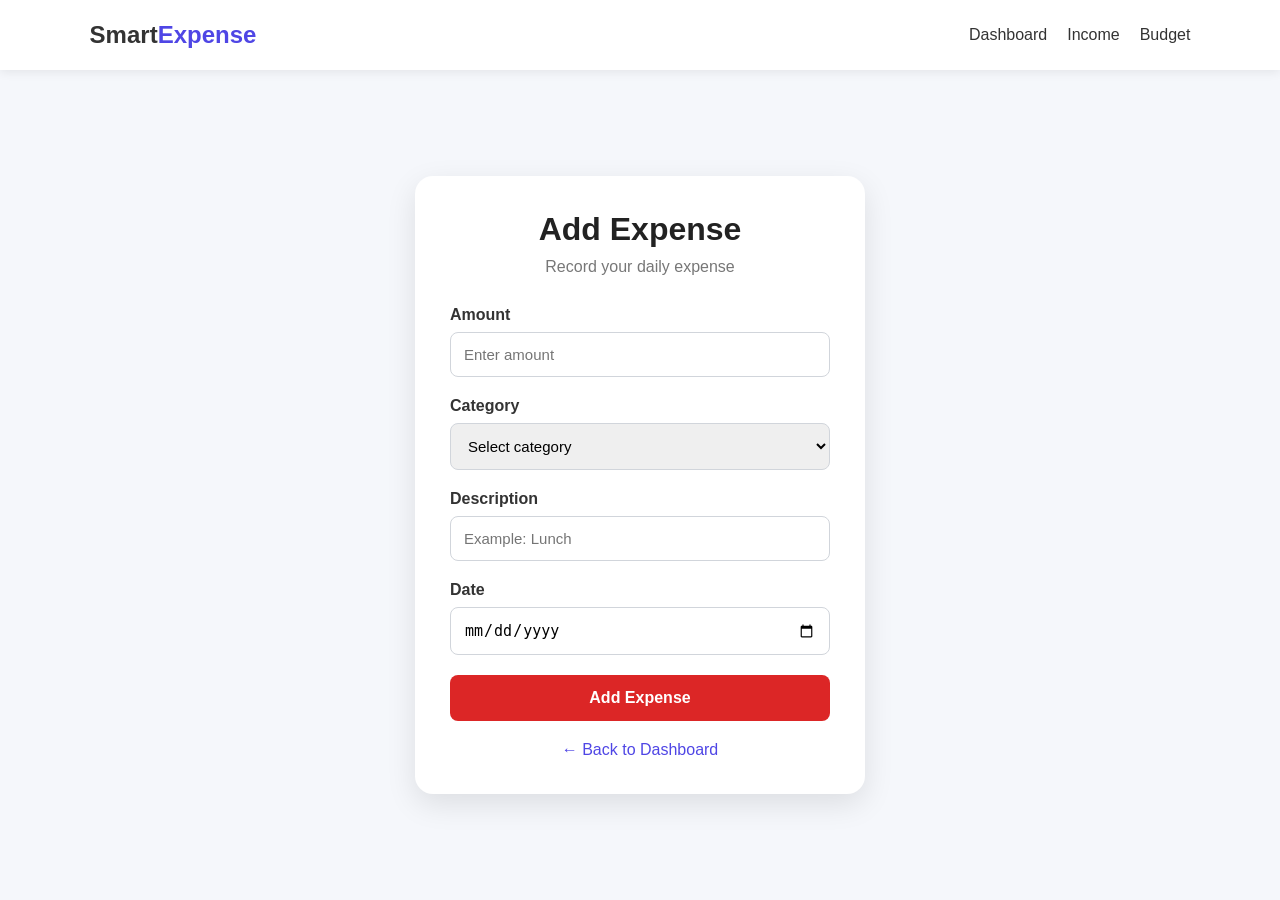
<file: frontend/expense.html>
<!DOCTYPE html>
<html lang="en">

<head>
    <meta charset="UTF-8">
    <meta name="viewport" content="width=device-width, initial-scale=1.0">

    <title>Add Expense - Smart Expense Manager</title>

    <style>
        * {
            margin: 0;
            padding: 0;
            box-sizing: border-box;
        }

        body {
            font-family: Arial, sans-serif;
            background: #f5f7fb;
            min-height: 100vh;
        }

        .navbar {
            height: 70px;
            background: white;
            display: flex;
            justify-content: space-between;
            align-items: center;
            padding: 0 7%;
            box-shadow: 0 2px 10px rgba(0, 0, 0, 0.08);
        }

        .logo {
            font-size: 24px;
            font-weight: bold;
            color: #333;
        }

        .logo span {
            color: #4f46e5;
        }

        .nav-links {
            display: flex;
            gap: 20px;
        }

        .nav-links a {
            text-decoration: none;
            color: #333;
        }

        .nav-links a:hover {
            color: #4f46e5;
        }

        .container {
            min-height: calc(100vh - 70px);
            display: flex;
            justify-content: center;
            align-items: center;
            padding: 40px 20px;
        }

        .card {
            width: 450px;
            background: white;
            padding: 35px;
            border-radius: 18px;
            box-shadow: 0 10px 30px rgba(0, 0, 0, 0.10);
        }

        h1 {
            text-align: center;
            margin-bottom: 10px;
            color: #222;
        }

        .subtitle {
            text-align: center;
            color: #777;
            margin-bottom: 30px;
        }

        .form-group {
            margin-bottom: 20px;
        }

        label {
            display: block;
            margin-bottom: 8px;
            font-weight: bold;
            color: #333;
        }

        input,
        select {
            width: 100%;
            padding: 13px;
            border: 1px solid #d1d5db;
            border-radius: 8px;
            font-size: 15px;
        }

        input:focus,
        select:focus {
            outline: none;
            border-color: #4f46e5;
        }

        button {
            width: 100%;
            padding: 14px;
            border: none;
            border-radius: 8px;
            background: #dc2626;
            color: white;
            font-size: 16px;
            font-weight: bold;
            cursor: pointer;
        }

        button:hover {
            background: #b91c1c;
        }

        .back {
            display: block;
            text-align: center;
            margin-top: 20px;
            color: #4f46e5;
            text-decoration: none;
        }
    </style>
</head>

<body>

    <nav class="navbar">

        <div class="logo">
            Smart<span>Expense</span>
        </div>

        <div class="nav-links">
            <a href="dashboard.html">Dashboard</a>
            <a href="income.html">Income</a>
            <a href="budget.html">Budget</a>
        </div>

    </nav>

    <div class="container">

        <div class="card">

            <h1>Add Expense</h1>

            <p class="subtitle">
                Record your daily expense
            </p>

            <form id="expenseForm">

                <div class="form-group">

                    <label for="amount">
                        Amount
                    </label>

                    <input
                        type="number"
                        id="amount"
                        placeholder="Enter amount"
                        step="0.01"
                        min="1"
                        required
                    >

                </div>

                <div class="form-group">

                    <label for="category">
                        Category
                    </label>

                    <select id="category" required>

                        <option value="">
                            Select category
                        </option>

                        <option value="Food">
                            Food
                        </option>

                        <option value="Travel">
                            Travel
                        </option>

                        <option value="Shopping">
                            Shopping
                        </option>

                        <option value="Education">
                            Education
                        </option>

                        <option value="Bills">
                            Bills
                        </option>

                        <option value="Health">
                            Health
                        </option>

                        <option value="Other">
                            Other
                        </option>

                    </select>

                </div>

                <div class="form-group">

                    <label for="description">
                        Description
                    </label>

                    <input
                        type="text"
                        id="description"
                        placeholder="Example: Lunch"
                    >

                </div>

                <div class="form-group">

                    <label for="date">
                        Date
                    </label>

                    <input
                        type="date"
                        id="date"
                        required
                    >

                </div>

                <button type="submit">
                    Add Expense
                </button>

            </form>

            <a href="dashboard.html" class="back">
                ← Back to Dashboard
            </a>

        </div>

    </div>

    <script>

        document.getElementById("expenseForm").addEventListener("submit", function(event) {

            event.preventDefault();

            const user = JSON.parse(localStorage.getItem("user"));

            if (!user) {
                alert("Please login first.");
                window.location.href = "login.html";
                return;
            }

            const transaction = {

                userId: user.id,

                type: "EXPENSE",

                amount: parseFloat(document.getElementById("amount").value),

                category: document.getElementById("category").value,

                description: document.getElementById("description").value,

                transactionDate: document.getElementById("date").value

            };

            fetch("http://localhost:8080/api/transactions", {

                method: "POST",

                headers: {
                    "Content-Type": "application/json"
                },

                body: JSON.stringify(transaction)

            })
            .then(response => {

                if (!response.ok) {
                    throw new Error("Failed to add expense");
                }

                return response.json();

            })
            .then(data => {

                alert("Expense added successfully!");

                document.getElementById("expenseForm").reset();

            })
            .catch(error => {

                console.error(error);

                alert("Failed to add expense.");

            });

        });

    </script>

</body>

</html>
</file>
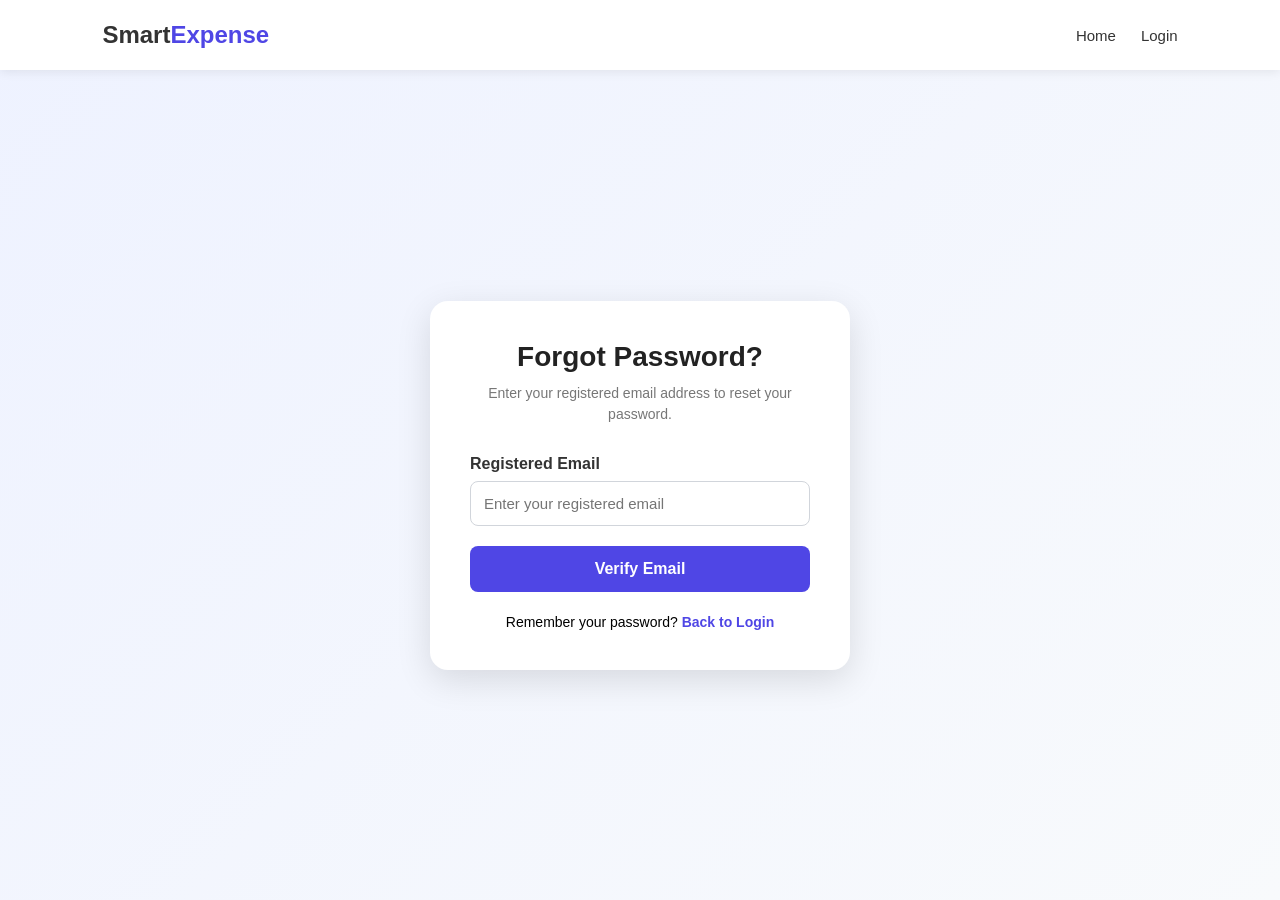
<file: frontend/forgot-password.html>
<!DOCTYPE html>
<html lang="en">

<head>
    <meta charset="UTF-8">
    <meta name="viewport" content="width=device-width, initial-scale=1.0">

    <title>Forgot Password - Smart Expense Manager</title>

    <style>
        * {
            margin: 0;
            padding: 0;
            box-sizing: border-box;
        }

        body {
            font-family: Arial, sans-serif;
            background: linear-gradient(135deg, #eef2ff, #f8fafc);
            min-height: 100vh;
        }

        .navbar {
            height: 70px;
            background: white;
            display: flex;
            justify-content: space-between;
            align-items: center;
            padding: 0 8%;
            box-shadow: 0 2px 10px rgba(0, 0, 0, 0.08);
        }

        .logo {
            font-size: 24px;
            font-weight: bold;
            color: #333;
        }

        .logo span {
            color: #4f46e5;
        }

        .nav-links {
            display: flex;
            gap: 25px;
        }

        .nav-links a {
            text-decoration: none;
            color: #333;
            font-size: 15px;
        }

        .nav-links a:hover {
            color: #4f46e5;
        }

        .forgot-container {
            min-height: calc(100vh - 70px);
            display: flex;
            justify-content: center;
            align-items: center;
            padding: 40px 20px;
        }

        .forgot-card {
            width: 420px;
            background: white;
            padding: 40px;
            border-radius: 18px;
            box-shadow: 0 10px 35px rgba(0, 0, 0, 0.12);
        }

        .forgot-card h1 {
            text-align: center;
            color: #222;
            margin-bottom: 10px;
            font-size: 28px;
        }

        .subtitle {
            text-align: center;
            color: #777;
            margin-bottom: 30px;
            font-size: 14px;
            line-height: 1.5;
        }

        .form-group {
            margin-bottom: 20px;
        }

        .form-group label {
            display: block;
            margin-bottom: 8px;
            font-weight: bold;
            color: #333;
        }

        .form-group input {
            width: 100%;
            padding: 13px;
            border: 1px solid #d1d5db;
            border-radius: 8px;
            font-size: 15px;
            outline: none;
        }

        .form-group input:focus {
            border-color: #4f46e5;
            box-shadow: 0 0 0 3px rgba(79, 70, 229, 0.1);
        }

        .reset-button {
            width: 100%;
            padding: 14px;
            border: none;
            border-radius: 8px;
            background: #4f46e5;
            color: white;
            font-size: 16px;
            font-weight: bold;
            cursor: pointer;
        }

        .reset-button:hover {
            background: #3730a3;
        }

        .reset-button:disabled {
            background: #9ca3af;
            cursor: not-allowed;
        }

        .message {
            display: none;
            text-align: center;
            padding: 12px;
            border-radius: 8px;
            margin-bottom: 20px;
            font-size: 14px;
        }

        .success {
            display: block;
            background: #dcfce7;
            color: #166534;
        }

        .error {
            display: block;
            background: #fee2e2;
            color: #991b1b;
        }

        .back-login {
            text-align: center;
            margin-top: 22px;
            font-size: 14px;
        }

        .back-login a {
            color: #4f46e5;
            text-decoration: none;
            font-weight: bold;
        }

        .back-login a:hover {
            text-decoration: underline;
        }

        @media (max-width: 600px) {

            .navbar {
                padding: 0 5%;
            }

            .nav-links {
                gap: 12px;
            }

            .forgot-card {
                width: 100%;
                padding: 30px 25px;
            }
        }
    </style>
</head>

<body>

    <!-- Navigation Bar -->

    <nav class="navbar">

        <div class="logo">
            Smart<span>Expense</span>
        </div>

        <div class="nav-links">
            <a href="index.html">Home</a>
            <a href="login.html">Login</a>
        </div>

    </nav>


    <!-- Forgot Password Section -->

    <div class="forgot-container">

        <div class="forgot-card">

            <h1>Forgot Password?</h1>

            <p class="subtitle">
                Enter your registered email address to reset your password.
            </p>


            <!-- Message -->

            <div id="message" class="message"></div>


            <!-- Form -->

            <form id="forgotPasswordForm">

                <div class="form-group">

                    <label for="email">
                        Registered Email
                    </label>

                    <input
                        type="email"
                        id="email"
                        placeholder="Enter your registered email"
                        required
                    >

                </div>


                <button
                    type="submit"
                    class="reset-button"
                    id="resetButton"
                >
                    Verify Email
                </button>

            </form>


            <!-- Back to Login -->

            <p class="back-login">

                Remember your password?

                <a href="login.html">
                    Back to Login
                </a>

            </p>

        </div>

    </div>


    <script>

        const form = document.getElementById("forgotPasswordForm");

        const emailInput = document.getElementById("email");

        const message = document.getElementById("message");

        const resetButton = document.getElementById("resetButton");


        form.addEventListener("submit", async function(event) {

            event.preventDefault();


            const email = emailInput.value.trim();


            if (email === "") {

                showMessage(
                    "Please enter your email address.",
                    "error"
                );

                return;

            }


            resetButton.disabled = true;

            resetButton.textContent = "Checking...";


            try {

                const response = await fetch(
                    "http://localhost:8080/api/users/forgot-password",
                    {
                        method: "POST",

                        headers: {
                            "Content-Type": "application/json"
                        },

                        body: JSON.stringify({
                            email: email
                        })
                    }
                );


                // Backend returns plain text, not JSON
                const data = await response.text();


                if (!response.ok) {

                    throw new Error(
                        data || "Email not found."
                    );

                }


                showMessage(
                    data,
                    "success"
                );


                setTimeout(function() {

                    window.location.href =
                        "reset-password.html?email=" +
                        encodeURIComponent(email);

                }, 1500);


            } catch (error) {

                console.error(error);

                showMessage(
                    error.message || "Unable to verify email.",
                    "error"
                );

                resetButton.disabled = false;

                resetButton.textContent = "Verify Email";

            }

        });


        function showMessage(text, type) {

            message.textContent = text;

            message.className = "message " + type;

        }

    </script>

</body>

</html>
</file>
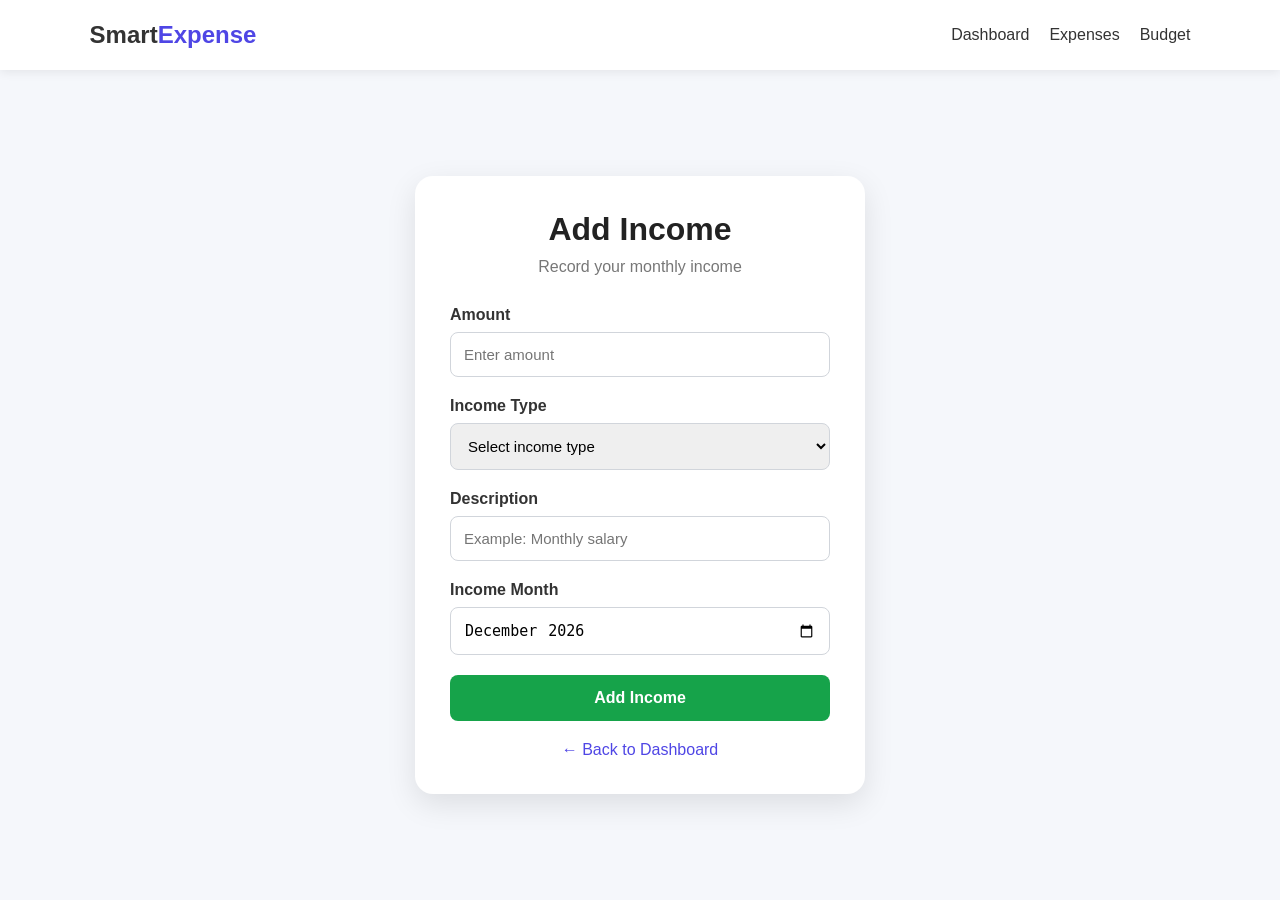
<file: frontend/income.html>
<!DOCTYPE html>
<html lang="en">

<head>
    <meta charset="UTF-8">
    <meta name="viewport" content="width=device-width, initial-scale=1.0">

    <title>Add Income - Smart Expense Manager</title>

    <style>
        * {
            margin: 0;
            padding: 0;
            box-sizing: border-box;
        }

        body {
            font-family: Arial, sans-serif;
            background: #f5f7fb;
            min-height: 100vh;
        }

        .navbar {
            height: 70px;
            background: white;
            display: flex;
            justify-content: space-between;
            align-items: center;
            padding: 0 7%;
            box-shadow: 0 2px 10px rgba(0, 0, 0, 0.08);
        }

        .logo {
            font-size: 24px;
            font-weight: bold;
            color: #333;
        }

        .logo span {
            color: #4f46e5;
        }

        .nav-links {
            display: flex;
            gap: 20px;
        }

        .nav-links a {
            text-decoration: none;
            color: #333;
        }

        .nav-links a:hover {
            color: #4f46e5;
        }

        .container {
            min-height: calc(100vh - 70px);
            display: flex;
            justify-content: center;
            align-items: center;
            padding: 40px 20px;
        }

        .card {
            width: 450px;
            background: white;
            padding: 35px;
            border-radius: 18px;
            box-shadow: 0 10px 30px rgba(0, 0, 0, 0.10);
        }

        h1 {
            text-align: center;
            margin-bottom: 10px;
            color: #222;
        }

        .subtitle {
            text-align: center;
            color: #777;
            margin-bottom: 30px;
        }

        .form-group {
            margin-bottom: 20px;
        }

        label {
            display: block;
            margin-bottom: 8px;
            font-weight: bold;
            color: #333;
        }

        input,
        select {
            width: 100%;
            padding: 13px;
            border: 1px solid #d1d5db;
            border-radius: 8px;
            font-size: 15px;
        }

        input:focus,
        select:focus {
            outline: none;
            border-color: #4f46e5;
        }

        button {
            width: 100%;
            padding: 14px;
            border: none;
            border-radius: 8px;
            background: #16a34a;
            color: white;
            font-size: 16px;
            font-weight: bold;
            cursor: pointer;
        }

        button:hover {
            background: #15803d;
        }

        .back {
            display: block;
            text-align: center;
            margin-top: 20px;
            color: #4f46e5;
            text-decoration: none;
        }
    </style>
</head>

<body>

    <nav class="navbar">

        <div class="logo">
            Smart<span>Expense</span>
        </div>

        <div class="nav-links">
            <a href="dashboard.html">Dashboard</a>
            <a href="expense.html">Expenses</a>
            <a href="budget.html">Budget</a>
        </div>

    </nav>

    <div class="container">

        <div class="card">

            <h1>Add Income</h1>

            <p class="subtitle">
                Record your monthly income
            </p>

            <form id="incomeForm">

                <!-- Amount -->

                <div class="form-group">

                    <label for="amount">
                        Amount
                    </label>

                    <input
                        type="number"
                        id="amount"
                        placeholder="Enter amount"
                        step="0.01"
                        min="1"
                        required
                    >

                </div>


                <!-- Category -->

                <div class="form-group">

                    <label for="category">
                        Income Type
                    </label>

                    <select id="category" required>

                        <option value="">
                            Select income type
                        </option>

                        <option value="Salary">
                            Salary
                        </option>

                        <option value="Part-time">
                            Part-time
                        </option>

                        <option value="Freelance">
                            Freelance
                        </option>

                        <option value="Business">
                            Business
                        </option>

                        <option value="Other">
                            Other
                        </option>

                    </select>

                </div>


                <!-- Description -->

                <div class="form-group">

                    <label for="description">
                        Description
                    </label>

                    <input
                        type="text"
                        id="description"
                        placeholder="Example: Monthly salary"
                    >

                </div>


                <!-- Month -->

                <div class="form-group">

                    <label for="month">
                        Income Month
                    </label>

                    <input
                        type="month"
                        id="month"
                        required
                    >

                </div>


                <!-- Submit -->

                <button type="submit">
                    Add Income
                </button>

            </form>

            <a href="dashboard.html" class="back">
                ← Back to Dashboard
            </a>

        </div>

    </div>


    <script>

        // Set current month automatically

        const today = new Date();

        const currentMonth =
            today.getFullYear() +
            "-" +
            String(today.getMonth() + 1).padStart(2, "0");

        document.getElementById("month").value = currentMonth;


        // Submit income form

        document.getElementById("incomeForm").addEventListener("submit", function(event) {

            event.preventDefault();


            // Get logged-in user

            const user = JSON.parse(localStorage.getItem("user"));


            if (!user) {

                alert("Please login first.");

                window.location.href = "login.html";

                return;

            }


            // Get selected month

            const selectedMonth =
                document.getElementById("month").value;


            // Create transaction

            const transaction = {

                userId: user.id,

                type: "INCOME",

                amount:
                    parseFloat(
                        document.getElementById("amount").value
                    ),

                category:
                    document.getElementById("category").value,

                description:
                    document.getElementById("description").value,

                // Store first day of selected month

                transactionDate:
                    selectedMonth + "-01"

            };


            // Send data to backend

            fetch("http://localhost:8080/api/transactions", {

                method: "POST",

                headers: {

                    "Content-Type": "application/json"

                },

                body: JSON.stringify(transaction)

            })

            .then(response => {

                if (!response.ok) {

                    throw new Error("Failed to add income");

                }

                return response.json();

            })

            .then(data => {

                alert("Income added successfully!");

                // Clear form

                document.getElementById("incomeForm").reset();

                // Set current month again

                document.getElementById("month").value =
                    currentMonth;

            })

            .catch(error => {

                console.error(error);

                alert("Failed to add income.");

            });

        });

    </script>

</body>

</html>
</file>
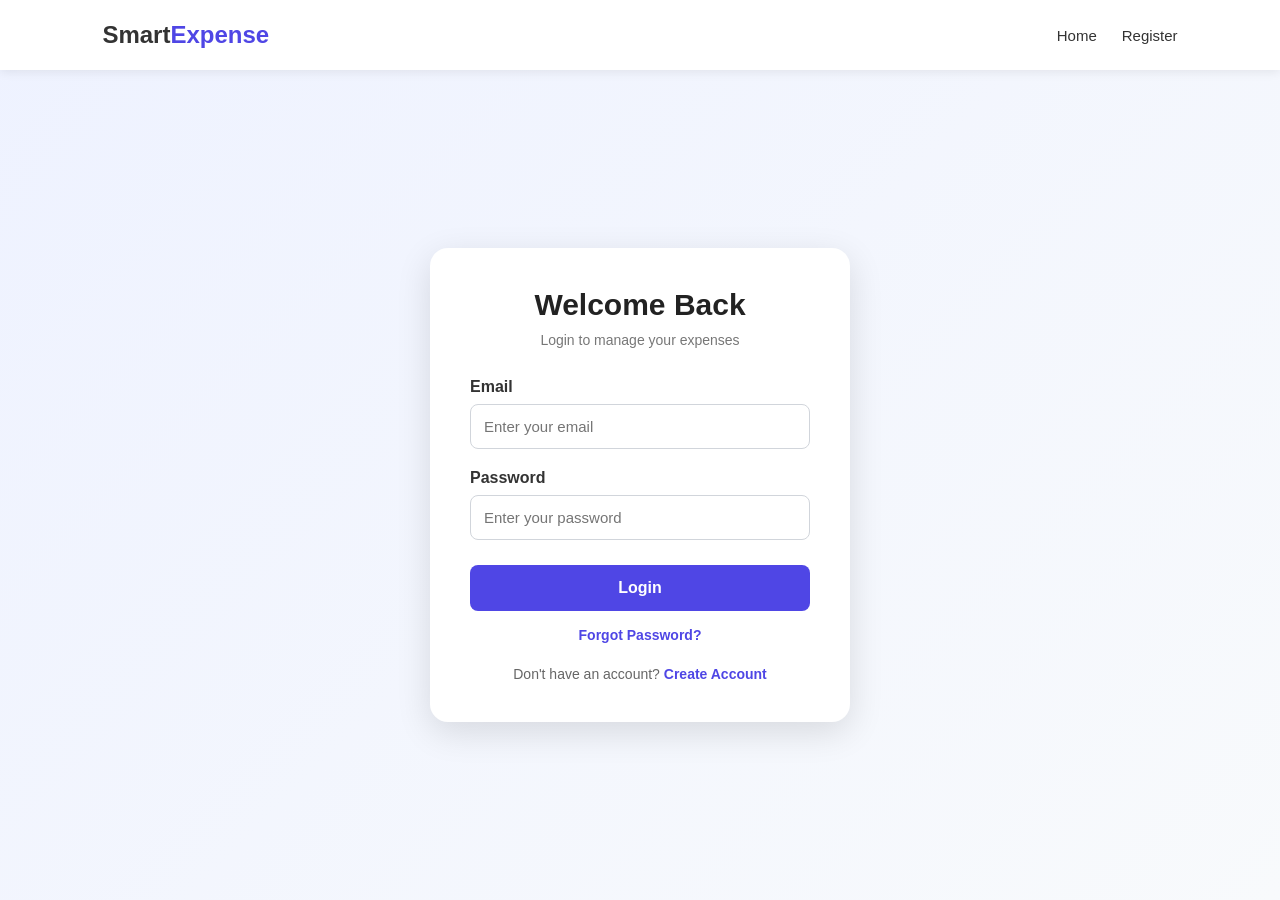
<file: frontend/login.html>
<!DOCTYPE html>
<html lang="en">

<head>
    <meta charset="UTF-8">
    <meta name="viewport" content="width=device-width, initial-scale=1.0">

    <title>Login - Smart Expense Manager</title>

    <style>
        * {
            margin: 0;
            padding: 0;
            box-sizing: border-box;
        }

        body {
            font-family: Arial, sans-serif;
            background: linear-gradient(135deg, #eef2ff, #f8fafc);
            min-height: 100vh;
        }

        /* Navigation Bar */

        .navbar {
            height: 70px;
            background: white;
            display: flex;
            justify-content: space-between;
            align-items: center;
            padding: 0 8%;
            box-shadow: 0 2px 10px rgba(0, 0, 0, 0.08);
        }

        .logo {
            font-size: 24px;
            font-weight: bold;
            color: #333;
        }

        .logo span {
            color: #4f46e5;
        }

        .nav-links {
            display: flex;
            gap: 25px;
        }

        .nav-links a {
            text-decoration: none;
            color: #333;
            font-size: 15px;
        }

        .nav-links a:hover {
            color: #4f46e5;
        }

        /* Login Container */

        .login-container {
            min-height: calc(100vh - 70px);
            display: flex;
            justify-content: center;
            align-items: center;
            padding: 40px 20px;
        }

        /* Login Card */

        .login-card {
            width: 420px;
            background: white;
            padding: 40px;
            border-radius: 18px;
            box-shadow: 0 10px 35px rgba(0, 0, 0, 0.12);
        }

        .login-card h1 {
            text-align: center;
            color: #222;
            margin-bottom: 10px;
            font-size: 30px;
        }

        .subtitle {
            text-align: center;
            color: #777;
            margin-bottom: 30px;
            font-size: 14px;
        }

        /* Form */

        .form-group {
            margin-bottom: 20px;
        }

        .form-group label {
            display: block;
            margin-bottom: 8px;
            font-weight: bold;
            color: #333;
        }

        .form-group input {
            width: 100%;
            padding: 13px;
            border: 1px solid #d1d5db;
            border-radius: 8px;
            font-size: 15px;
            outline: none;
        }

        .form-group input:focus {
            border-color: #4f46e5;
            box-shadow: 0 0 0 3px rgba(79, 70, 229, 0.1);
        }

        /* Login Button */

        .login-button {
            width: 100%;
            padding: 14px;
            border: none;
            border-radius: 8px;
            background: #4f46e5;
            color: white;
            font-size: 16px;
            font-weight: bold;
            cursor: pointer;
            margin-top: 5px;
        }

        .login-button:hover {
            background: #3730a3;
        }

        /* Forgot Password */

        .forgot-password {
            text-align: center;
            margin-top: 15px;
        }

        .forgot-password a {
            color: #4f46e5;
            text-decoration: none;
            font-weight: bold;
            font-size: 14px;
        }

        .forgot-password a:hover {
            text-decoration: underline;
        }

        /* Register Link */

        .register-text {
            text-align: center;
            margin-top: 22px;
            color: #666;
            font-size: 14px;
        }

        .register-text a {
            color: #4f46e5;
            text-decoration: none;
            font-weight: bold;
        }

        .register-text a:hover {
            text-decoration: underline;
        }

        /* Mobile */

        @media (max-width: 600px) {

            .navbar {
                padding: 0 5%;
            }

            .nav-links {
                gap: 12px;
            }

            .login-card {
                width: 100%;
                padding: 30px 25px;
            }
        }
    </style>
</head>

<body>

    <!-- Navigation Bar -->

    <nav class="navbar">

        <div class="logo">
            Smart<span>Expense</span>
        </div>

        <div class="nav-links">
            <a href="index.html">Home</a>
            <a href="register.html">Register</a>
        </div>

    </nav>


    <!-- Login Section -->

    <div class="login-container">

        <div class="login-card">

            <h1>Welcome Back</h1>

            <p class="subtitle">
                Login to manage your expenses
            </p>


            <!-- Login Form -->

            <form id="loginForm">

                <!-- Email -->

                <div class="form-group">

                    <label for="email">
                        Email
                    </label>

                    <input
                        type="email"
                        id="email"
                        name="email"
                        placeholder="Enter your email"
                        required
                    >

                </div>


                <!-- Password -->

                <div class="form-group">

                    <label for="password">
                        Password
                    </label>

                    <input
                        type="password"
                        id="password"
                        name="password"
                        placeholder="Enter your password"
                        required
                    >

                </div>


                <!-- Login Button -->

                <button
                    type="submit"
                    class="login-button"
                >
                    Login
                </button>


                <!-- Forgot Password -->

                <p class="forgot-password">

                    <a href="forgot-password.html">
                        Forgot Password?
                    </a>

                </p>

            </form>


            <!-- Register -->

            <p class="register-text">

                Don't have an account?

                <a href="register.html">
                    Create Account
                </a>

            </p>

        </div>

    </div>


    <!-- JavaScript -->

    <script>

        document.getElementById("loginForm").addEventListener("submit", function(event) {

            event.preventDefault();

            const email = document.getElementById("email").value;

            const password = document.getElementById("password").value;


            fetch("http://localhost:8080/api/users/login", {

                method: "POST",

                headers: {
                    "Content-Type": "application/json"
                },

                body: JSON.stringify({
                    email: email,
                    password: password
                })

            })

            .then(response => {

                if (!response.ok) {
                    throw new Error("Invalid email or password");
                }

                return response.json();

            })

            .then(data => {

                alert("Login successful!");

                // Save logged-in user information
                localStorage.setItem("user", JSON.stringify(data));

                // Open dashboard
                window.location.href = "dashboard.html";

            })

            .catch(error => {

                console.error(error);

                alert("Invalid email or password");

            });

        });

    </script>

</body>

</html>
</file>
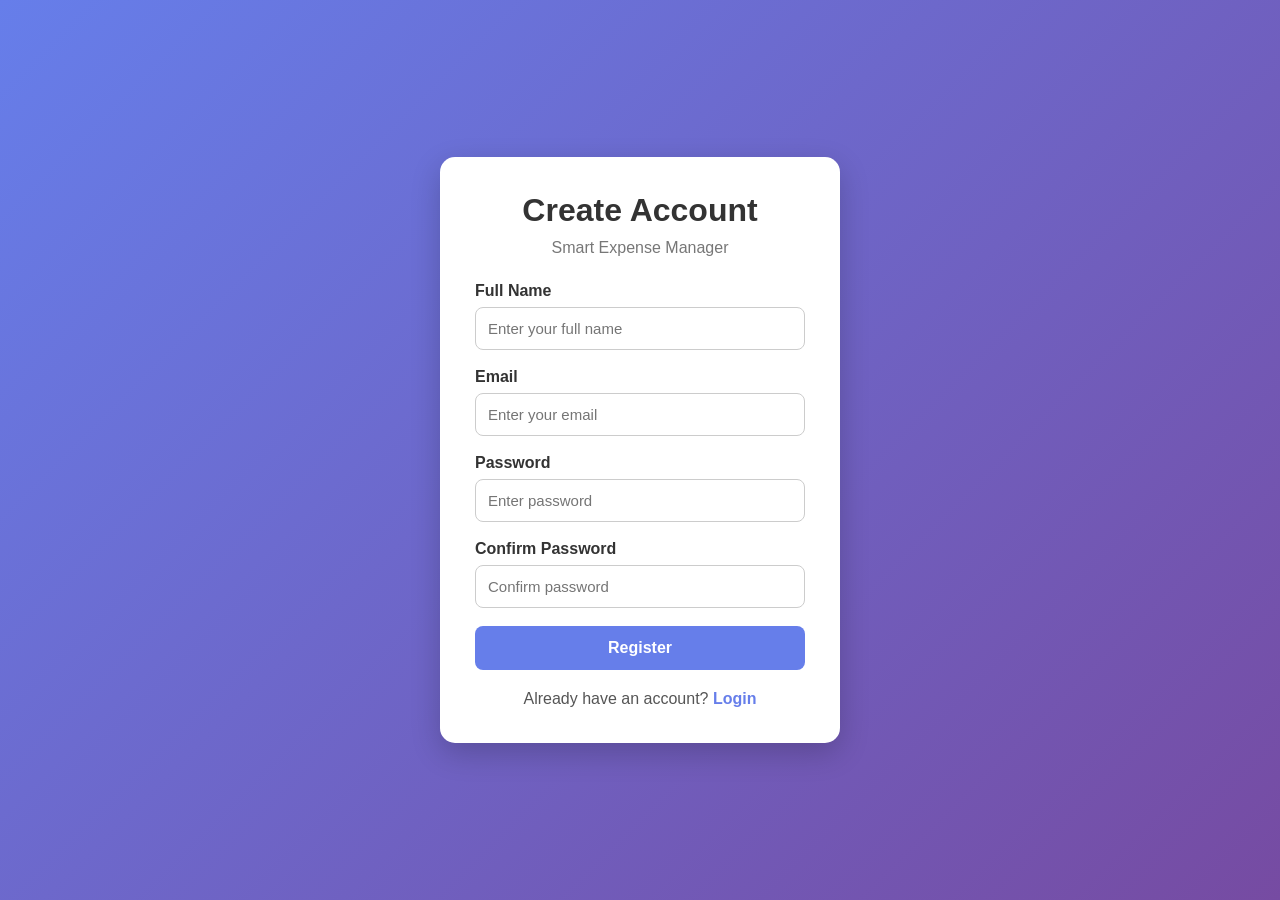
<file: frontend/register.html>
<!DOCTYPE html>
<html lang="en">
<head>
    <meta charset="UTF-8">
    <meta name="viewport" content="width=device-width, initial-scale=1.0">

    <title>Register - SmartExpense</title>

    <style>
        * {
            margin: 0;
            padding: 0;
            box-sizing: border-box;
            font-family: Arial, sans-serif;
        }

        body {
            min-height: 100vh;
            background: linear-gradient(135deg, #667eea, #764ba2);
            display: flex;
            justify-content: center;
            align-items: center;
        }

        .container {
            width: 400px;
            background: white;
            padding: 35px;
            border-radius: 15px;
            box-shadow: 0 10px 30px rgba(0, 0, 0, 0.2);
        }

        h1 {
            text-align: center;
            color: #333;
            margin-bottom: 10px;
        }

        .subtitle {
            text-align: center;
            color: #777;
            margin-bottom: 25px;
        }

        .form-group {
            margin-bottom: 18px;
        }

        label {
            display: block;
            margin-bottom: 7px;
            font-weight: bold;
            color: #333;
        }

        input {
            width: 100%;
            padding: 12px;
            border: 1px solid #ccc;
            border-radius: 8px;
            font-size: 15px;
            outline: none;
        }

        input:focus {
            border-color: #667eea;
        }

        button {
            width: 100%;
            padding: 13px;
            border: none;
            border-radius: 8px;
            background: #667eea;
            color: white;
            font-size: 16px;
            font-weight: bold;
            cursor: pointer;
        }

        button:hover {
            background: #5568d9;
        }

        button:disabled {
            background: #999;
            cursor: not-allowed;
        }

        .message {
            display: none;
            padding: 10px;
            margin-bottom: 15px;
            border-radius: 7px;
            text-align: center;
        }

        .success {
            display: block;
            background: #d4edda;
            color: #155724;
        }

        .error {
            display: block;
            background: #f8d7da;
            color: #721c24;
        }

        .login-link {
            text-align: center;
            margin-top: 20px;
            color: #555;
        }

        .login-link a {
            color: #667eea;
            text-decoration: none;
            font-weight: bold;
        }
    </style>
</head>

<body>

<div class="container">

    <h1>Create Account</h1>

    <p class="subtitle">
        Smart Expense Manager
    </p>

    <div id="message" class="message"></div>

    <form id="registerForm">

        <div class="form-group">
            <label for="name">Full Name</label>

            <input
                type="text"
                id="name"
                placeholder="Enter your full name"
                required
            >
        </div>

        <div class="form-group">
            <label for="email">Email</label>

            <input
                type="email"
                id="email"
                placeholder="Enter your email"
                required
            >
        </div>

        <div class="form-group">
            <label for="password">Password</label>

            <input
                type="password"
                id="password"
                placeholder="Enter password"
                minlength="6"
                required
            >
        </div>

        <div class="form-group">
            <label for="confirmPassword">Confirm Password</label>

            <input
                type="password"
                id="confirmPassword"
                placeholder="Confirm password"
                minlength="6"
                required
            >
        </div>

        <button type="submit" id="registerButton">
            Register
        </button>

    </form>

    <div class="login-link">
        Already have an account?
        <a href="login.html">Login</a>
    </div>

</div>


<script>

document.getElementById("registerForm").addEventListener("submit", async function(event) {

    event.preventDefault();

    const name = document.getElementById("name").value.trim();
    const email = document.getElementById("email").value.trim();
    const password = document.getElementById("password").value;
    const confirmPassword = document.getElementById("confirmPassword").value;

    const message = document.getElementById("message");
    const registerButton = document.getElementById("registerButton");


    message.className = "message";
    message.textContent = "";


    if (name === "") {
        message.textContent = "Please enter your name.";
        message.classList.add("error");
        return;
    }


    if (email === "") {
        message.textContent = "Please enter your email.";
        message.classList.add("error");
        return;
    }


    if (password.length < 6) {
        message.textContent =
            "Password must contain at least 6 characters.";
        message.classList.add("error");
        return;
    }


    if (password !== confirmPassword) {
        message.textContent =
            "Passwords do not match.";
        message.classList.add("error");
        return;
    }


    registerButton.disabled = true;
    registerButton.textContent = "Registering...";


    try {

        const response = await fetch(
            "http://localhost:8080/api/users/register",
            {
                method: "POST",

                headers: {
                    "Content-Type": "application/json"
                },

                body: JSON.stringify({
                    name: name,
                    email: email,
                    password: password
                })
            }
        );


        /*
         * IMPORTANT:
         * If the backend successfully saves the user,
         * Spring Boot returns HTTP 200.
         */

        if (response.status >= 200 && response.status < 300) {

            message.textContent =
                "Registration successful! Redirecting to login...";

            message.classList.add("success");

            registerButton.textContent = "Success!";


            document.getElementById("registerForm").reset();


            setTimeout(function() {

                window.location.href = "login.html";

            }, 1500);


            return;
        }


        /*
         * Registration failed on the backend.
         */

        const errorText = await response.text();

        console.log("Backend error:", errorText);


       if (errorText.includes("Email already registered")) {

    message.textContent =
        "Email already registered. Please use another email.";

} else {

    message.textContent =
        "Backend Error: " + errorText;

}


        message.classList.add("error");

        registerButton.disabled = false;
        registerButton.textContent = "Register";


    } catch (error) {

        console.error("Connection error:", error);

        message.textContent =
            "Unable to connect to backend. Please make sure Spring Boot is running.";

        message.classList.add("error");

        registerButton.disabled = false;
        registerButton.textContent = "Register";
    }

});

</script>

</body>
</html>
</file>
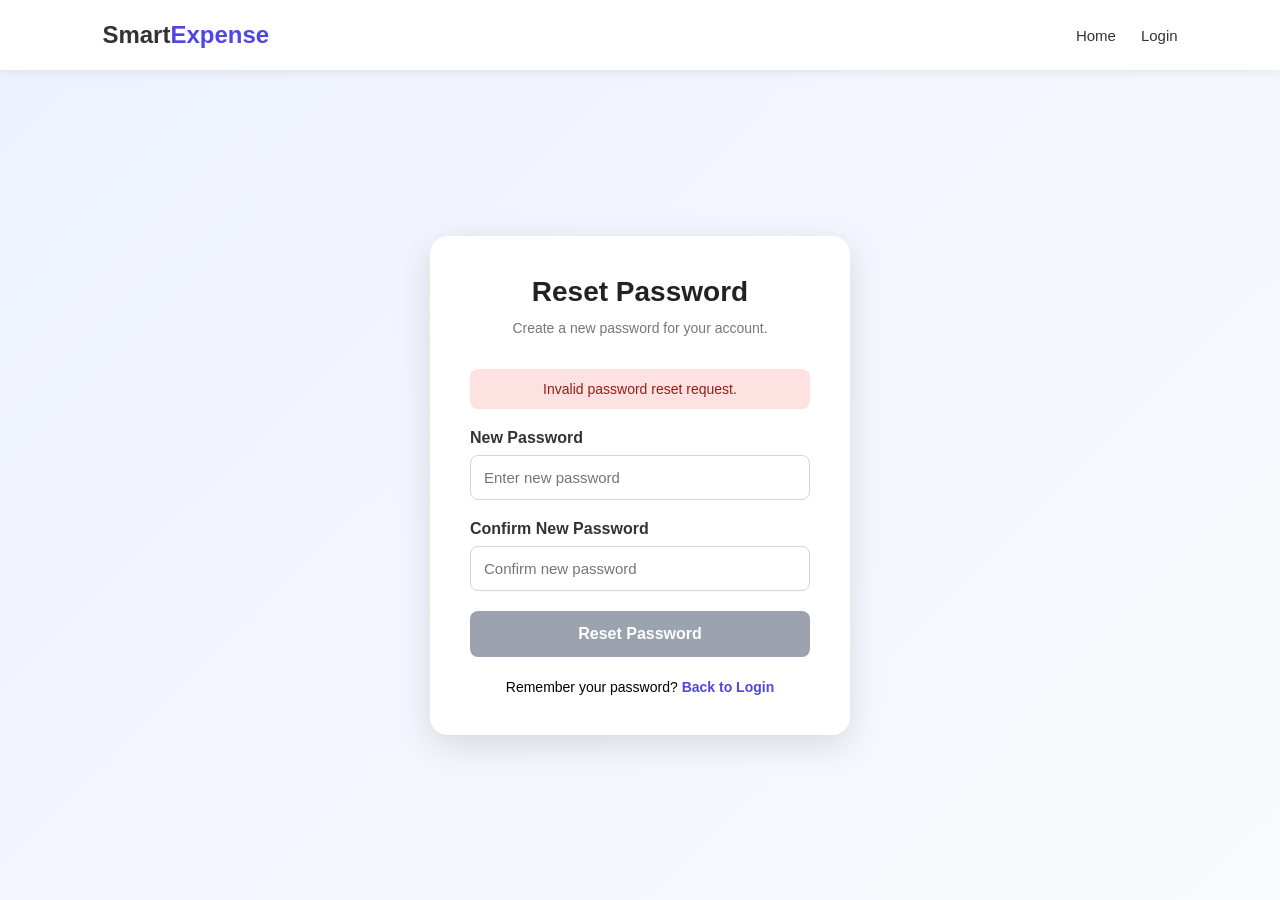
<file: frontend/reset-password.html>
<!DOCTYPE html>
<html lang="en">

<head>
    <meta charset="UTF-8">
    <meta name="viewport" content="width=device-width, initial-scale=1.0">

    <title>Reset Password - Smart Expense Manager</title>

    <style>
        * {
            margin: 0;
            padding: 0;
            box-sizing: border-box;
        }

        body {
            font-family: Arial, sans-serif;
            background: linear-gradient(135deg, #eef2ff, #f8fafc);
            min-height: 100vh;
        }

        .navbar {
            height: 70px;
            background: white;
            display: flex;
            justify-content: space-between;
            align-items: center;
            padding: 0 8%;
            box-shadow: 0 2px 10px rgba(0, 0, 0, 0.08);
        }

        .logo {
            font-size: 24px;
            font-weight: bold;
            color: #333;
        }

        .logo span {
            color: #4f46e5;
        }

        .nav-links {
            display: flex;
            gap: 25px;
        }

        .nav-links a {
            text-decoration: none;
            color: #333;
            font-size: 15px;
        }

        .nav-links a:hover {
            color: #4f46e5;
        }

        .reset-container {
            min-height: calc(100vh - 70px);
            display: flex;
            justify-content: center;
            align-items: center;
            padding: 40px 20px;
        }

        .reset-card {
            width: 420px;
            background: white;
            padding: 40px;
            border-radius: 18px;
            box-shadow: 0 10px 35px rgba(0, 0, 0, 0.12);
        }

        .reset-card h1 {
            text-align: center;
            color: #222;
            margin-bottom: 10px;
            font-size: 28px;
        }

        .subtitle {
            text-align: center;
            color: #777;
            margin-bottom: 30px;
            font-size: 14px;
            line-height: 1.5;
        }

        .form-group {
            margin-bottom: 20px;
        }

        .form-group label {
            display: block;
            margin-bottom: 8px;
            font-weight: bold;
            color: #333;
        }

        .form-group input {
            width: 100%;
            padding: 13px;
            border: 1px solid #d1d5db;
            border-radius: 8px;
            font-size: 15px;
            outline: none;
        }

        .form-group input:focus {
            border-color: #4f46e5;
            box-shadow: 0 0 0 3px rgba(79, 70, 229, 0.1);
        }

        .reset-button {
            width: 100%;
            padding: 14px;
            border: none;
            border-radius: 8px;
            background: #4f46e5;
            color: white;
            font-size: 16px;
            font-weight: bold;
            cursor: pointer;
        }

        .reset-button:hover {
            background: #3730a3;
        }

        .reset-button:disabled {
            background: #9ca3af;
            cursor: not-allowed;
        }

        .message {
            display: none;
            text-align: center;
            padding: 12px;
            border-radius: 8px;
            margin-bottom: 20px;
            font-size: 14px;
        }

        .success {
            display: block;
            background: #dcfce7;
            color: #166534;
        }

        .error {
            display: block;
            background: #fee2e2;
            color: #991b1b;
        }

        .back-login {
            text-align: center;
            margin-top: 22px;
            font-size: 14px;
        }

        .back-login a {
            color: #4f46e5;
            text-decoration: none;
            font-weight: bold;
        }

        .back-login a:hover {
            text-decoration: underline;
        }

        @media (max-width: 600px) {

            .navbar {
                padding: 0 5%;
            }

            .nav-links {
                gap: 12px;
            }

            .reset-card {
                width: 100%;
                padding: 30px 25px;
            }
        }
    </style>
</head>

<body>

    <!-- Navigation Bar -->

    <nav class="navbar">

        <div class="logo">
            Smart<span>Expense</span>
        </div>

        <div class="nav-links">
            <a href="index.html">Home</a>
            <a href="login.html">Login</a>
        </div>

    </nav>


    <!-- Reset Password Section -->

    <div class="reset-container">

        <div class="reset-card">

            <h1>Reset Password</h1>

            <p class="subtitle">
                Create a new password for your account.
            </p>


            <!-- Message -->

            <div id="message" class="message"></div>


            <!-- Reset Form -->

            <form id="resetPasswordForm">

                <!-- New Password -->

                <div class="form-group">

                    <label for="password">
                        New Password
                    </label>

                    <input
                        type="password"
                        id="password"
                        placeholder="Enter new password"
                        minlength="6"
                        required
                    >

                </div>


                <!-- Confirm Password -->

                <div class="form-group">

                    <label for="confirmPassword">
                        Confirm New Password
                    </label>

                    <input
                        type="password"
                        id="confirmPassword"
                        placeholder="Confirm new password"
                        minlength="6"
                        required
                    >

                </div>


                <button
                    type="submit"
                    class="reset-button"
                    id="resetButton"
                >
                    Reset Password
                </button>

            </form>


            <!-- Back to Login -->

            <p class="back-login">

                Remember your password?

                <a href="login.html">
                    Back to Login
                </a>

            </p>

        </div>

    </div>


    <script>

        const form = document.getElementById("resetPasswordForm");

        const passwordInput = document.getElementById("password");

        const confirmPasswordInput =
            document.getElementById("confirmPassword");

        const message = document.getElementById("message");

        const resetButton = document.getElementById("resetButton");


        // Get email from URL

        const urlParams = new URLSearchParams(window.location.search);

        const email = urlParams.get("email");


        // Check whether email exists

        if (!email) {

            showMessage(
                "Invalid password reset request.",
                "error"
            );

            resetButton.disabled = true;
        }


        form.addEventListener("submit", async function(event) {

            event.preventDefault();


            if (!email) {
                return;
            }


            const password = passwordInput.value;

            const confirmPassword =
                confirmPasswordInput.value;


            // Password length validation

            if (password.length < 6) {

                showMessage(
                    "Password must contain at least 6 characters.",
                    "error"
                );

                return;
            }


            // Confirm password validation

            if (password !== confirmPassword) {

                showMessage(
                    "Passwords do not match.",
                    "error"
                );

                return;
            }


            resetButton.disabled = true;

            resetButton.textContent = "Resetting...";


            try {

                const response = await fetch(
                    "http://localhost:8080/api/users/reset-password",
                    {
                        method: "POST",

                        headers: {
                            "Content-Type": "application/json"
                        },

                        body: JSON.stringify({
                            email: email,
                            password: password
                        })
                    }
                );


                const data = await response.text();


                if (!response.ok) {

                    throw new Error(
                        data || "Password reset failed."
                    );
                }


                showMessage(
                    "Password reset successfully! Redirecting to login...",
                    "success"
                );


                setTimeout(function() {

                    window.location.href = "login.html";

                }, 2000);


            } catch (error) {

                console.error(error);

                showMessage(
                    error.message ||
                    "Unable to reset password.",
                    "error"
                );

                resetButton.disabled = false;

                resetButton.textContent =
                    "Reset Password";
            }

        });


        function showMessage(text, type) {

            message.textContent = text;

            message.className =
                "message " + type;

        }

    </script>

</body>

</html>
</file>
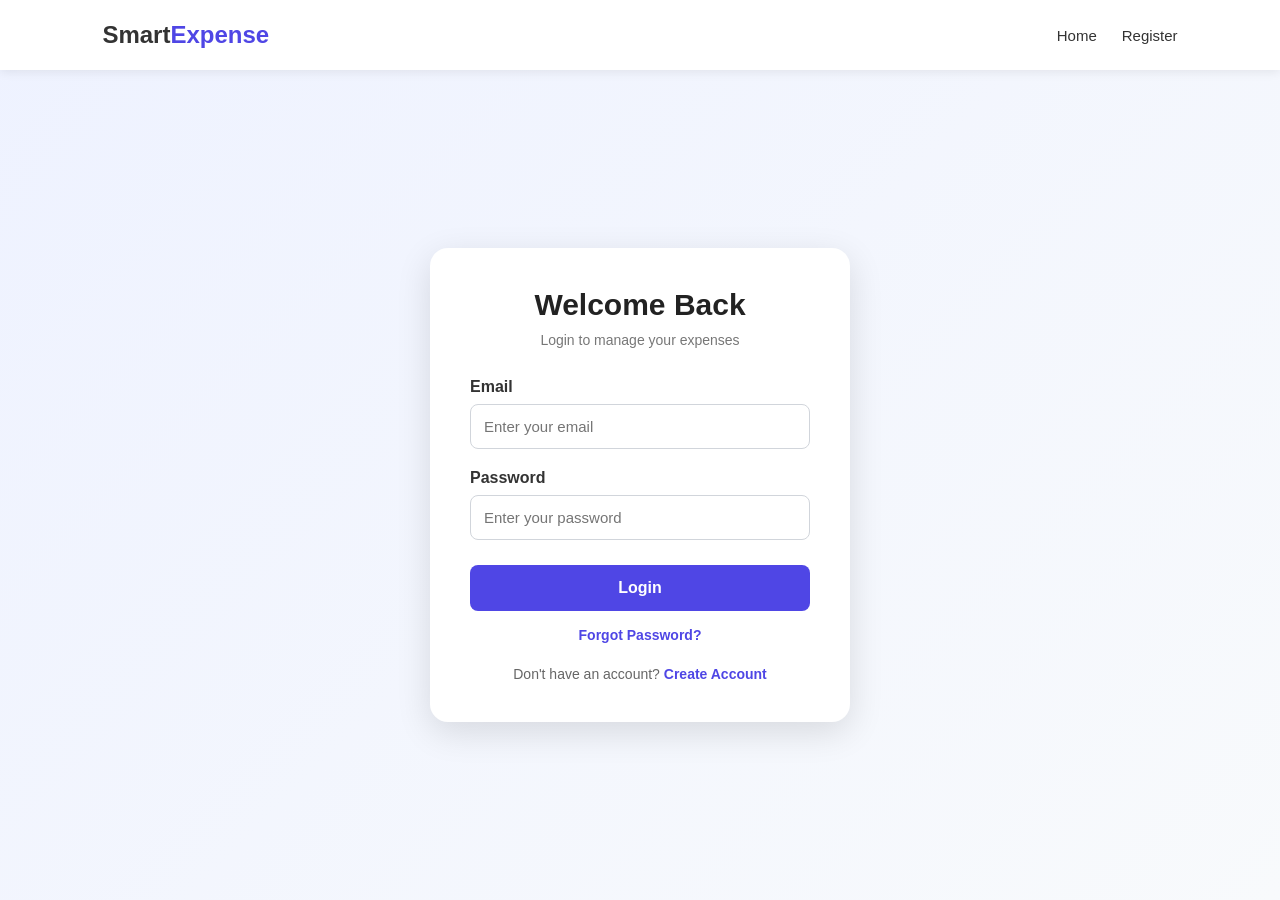
<file: frontend/transactions.html>
<!DOCTYPE html>
<html lang="en">

<head>
    <meta charset="UTF-8">
    <meta name="viewport" content="width=device-width, initial-scale=1.0">

    <title>Transactions - Smart Expense Manager</title>

    <style>
        * {
            margin: 0;
            padding: 0;
            box-sizing: border-box;
        }

        body {
            font-family: Arial, sans-serif;
            background: #f5f7fb;
            min-height: 100vh;
        }

        .navbar {
            height: 70px;
            background: white;
            display: flex;
            justify-content: space-between;
            align-items: center;
            padding: 0 7%;
            box-shadow: 0 2px 10px rgba(0, 0, 0, 0.08);
        }

        .logo {
            font-size: 24px;
            font-weight: bold;
            color: #333;
        }

        .logo span {
            color: #4f46e5;
        }

        .nav-links {
            display: flex;
            gap: 20px;
        }

        .nav-links a {
            text-decoration: none;
            color: #333;
        }

        .nav-links a:hover {
            color: #4f46e5;
        }

        .container {
            width: 90%;
            max-width: 1200px;
            margin: 40px auto;
        }

        h1 {
            margin-bottom: 8px;
            color: #222;
        }

        .subtitle {
            color: #777;
            margin-bottom: 30px;
        }

        .table-card {
            background: white;
            padding: 25px;
            border-radius: 15px;
            box-shadow: 0 5px 20px rgba(0, 0, 0, 0.08);
            overflow-x: auto;
        }

        table {
            width: 100%;
            border-collapse: collapse;
        }

        th,
        td {
            padding: 14px;
            text-align: left;
            border-bottom: 1px solid #eee;
        }

        th {
            background: #f8fafc;
            color: #333;
        }

        .income {
            color: #16a34a;
            font-weight: bold;
        }

        .expense {
            color: #dc2626;
            font-weight: bold;
        }

        .edit-button {
            border: none;
            background: #4f46e5;
            color: white;
            padding: 7px 12px;
            border-radius: 6px;
            cursor: pointer;
            margin-right: 5px;
        }

        .edit-button:hover {
            background: #3730a3;
        }

        .delete-button {
            border: none;
            background: #dc2626;
            color: white;
            padding: 7px 12px;
            border-radius: 6px;
            cursor: pointer;
        }

        .delete-button:hover {
            background: #b91c1c;
        }

        .empty {
            text-align: center;
            color: #777;
            padding: 30px;
        }

        .back {
            display: inline-block;
            margin-top: 25px;
            text-decoration: none;
            color: #4f46e5;
            font-weight: bold;
        }

        /* EDIT FORM */

        .edit-form {
            display: none;
            background: white;
            padding: 25px;
            border-radius: 15px;
            margin-bottom: 25px;
            box-shadow: 0 5px 20px rgba(0, 0, 0, 0.08);
        }

        .edit-form h2 {
            margin-bottom: 20px;
            color: #222;
        }

        .form-group {
            margin-bottom: 15px;
        }

        .form-group label {
            display: block;
            margin-bottom: 7px;
            font-weight: bold;
            color: #444;
        }

        .form-group input,
        .form-group select {
            width: 100%;
            padding: 11px;
            border: 1px solid #ddd;
            border-radius: 7px;
            font-size: 15px;
        }

        .save-button {
            border: none;
            background: #16a34a;
            color: white;
            padding: 10px 18px;
            border-radius: 7px;
            cursor: pointer;
            margin-right: 8px;
        }

        .save-button:hover {
            background: #15803d;
        }

        .cancel-button {
            border: none;
            background: #777;
            color: white;
            padding: 10px 18px;
            border-radius: 7px;
            cursor: pointer;
        }

        .cancel-button:hover {
            background: #555;
        }

        @media (max-width: 700px) {

            .navbar {
                padding: 0 5%;
            }

            .nav-links {
                gap: 10px;
            }

            .nav-links a {
                display: none;
            }

            .container {
                width: 94%;
            }
        }
    </style>

</head>

<body>


    <!-- NAVBAR -->

    <nav class="navbar">

        <div class="logo">
            Smart<span>Expense</span>
        </div>

        <div class="nav-links">

            <a href="dashboard.html">
                Dashboard
            </a>

            <a href="income.html">
                Income
            </a>

            <a href="expense.html">
                Expenses
            </a>

            <a href="budget.html">
                Budget
            </a>

        </div>

    </nav>


    <!-- MAIN CONTAINER -->

    <div class="container">

        <h1>
            Transactions
        </h1>

        <p class="subtitle">
            View and manage all your income and expenses
        </p>


        <!-- EDIT FORM -->

        <div class="edit-form" id="editForm">

            <h2>
                Edit Transaction
            </h2>


            <div class="form-group">

                <label>
                    Type
                </label>

                <select id="editType">

                    <option value="INCOME">
                        Income
                    </option>

                    <option value="EXPENSE">
                        Expense
                    </option>

                </select>

            </div>


            <div class="form-group">

                <label>
                    Amount
                </label>

                <input
                    type="number"
                    id="editAmount"
                    step="0.01"
                    min="0"
                >

            </div>


            <div class="form-group">

                <label>
                    Category
                </label>

                <input
                    type="text"
                    id="editCategory"
                    placeholder="Enter category"
                >

            </div>


            <div class="form-group">

                <label>
                    Description
                </label>

                <input
                    type="text"
                    id="editDescription"
                    placeholder="Enter description"
                >

            </div>


            <div class="form-group">

                <label>
                    Date
                </label>

                <input
                    type="date"
                    id="editDate"
                >

            </div>


            <button
                class="save-button"
                onclick="saveEdit()"
            >
                Save Changes
            </button>


            <button
                class="cancel-button"
                onclick="cancelEdit()"
            >
                Cancel
            </button>

        </div>


        <!-- TRANSACTIONS TABLE -->

        <div class="table-card">

            <table>

                <thead>

                    <tr>

                        <th>
                            Date
                        </th>

                        <th>
                            Type
                        </th>

                        <th>
                            Category
                        </th>

                        <th>
                            Description
                        </th>

                        <th>
                            Amount
                        </th>

                        <th>
                            Action
                        </th>

                    </tr>

                </thead>


                <tbody id="transactionTable">

                </tbody>

            </table>


            <div
                id="emptyMessage"
                class="empty"
            >
                Loading transactions...
            </div>

        </div>


        <a
            href="dashboard.html"
            class="back"
        >
            ← Back to Dashboard
        </a>

    </div>


    <!-- JAVASCRIPT -->

    <script>

        // Get logged-in user

        const user =
            JSON.parse(localStorage.getItem("user"));


        // Check login

        if (!user) {

            alert("Please login first.");

            window.location.href =
                "login.html";

        }


        // Store selected transaction ID

        let editingTransactionId = null;


        // ==========================================
        // LOAD TRANSACTIONS
        // ==========================================

        function loadTransactions() {

            fetch(
                "http://localhost:8080/api/transactions/user/"
                + user.id
            )

                .then(response => {

                    if (!response.ok) {

                        throw new Error(
                            "Failed to load transactions"
                        );

                    }

                    return response.json();

                })

                .then(transactions => {

                    const table =
                        document.getElementById(
                            "transactionTable"
                        );

                    const emptyMessage =
                        document.getElementById(
                            "emptyMessage"
                        );


                    table.innerHTML = "";


                    if (transactions.length === 0) {

                        emptyMessage.innerText =
                            "No transactions yet.";

                        emptyMessage.style.display =
                            "block";

                        return;

                    }


                    emptyMessage.style.display =
                        "none";


                    transactions.forEach(transaction => {

                        const row =
                            document.createElement("tr");


                        const typeClass =
                            transaction.type === "INCOME"
                                ? "income"
                                : "expense";


                        row.innerHTML = `

                            <td>
                                ${transaction.transactionDate || ""}
                            </td>

                            <td class="${typeClass}">
                                ${transaction.type}
                            </td>

                            <td>
                                ${transaction.category || ""}
                            </td>

                            <td>
                                ${transaction.description || ""}
                            </td>

                            <td class="${typeClass}">
                                ₹${Number(
                                    transaction.amount
                                ).toFixed(2)}
                            </td>

                            <td>

                                <button
                                    class="edit-button"
                                    onclick='editTransaction(
                                        ${JSON.stringify(transaction)}
                                    )'
                                >
                                    Edit
                                </button>


                                <button
                                    class="delete-button"
                                    onclick="deleteTransaction(
                                        ${transaction.id}
                                    )"
                                >
                                    Delete
                                </button>

                            </td>

                        `;


                        table.appendChild(row);

                    });

                })


                .catch(error => {

                    console.error(error);

                    document.getElementById(
                        "emptyMessage"
                    ).innerText =
                        "Failed to load transactions.";

                });

        }


        // ==========================================
        // EDIT TRANSACTION
        // ==========================================

        function editTransaction(transaction) {

            editingTransactionId =
                transaction.id;


            // Show form

            document.getElementById(
                "editForm"
            ).style.display =
                "block";


            // Fill existing values

            document.getElementById(
                "editType"
            ).value =
                transaction.type;


            document.getElementById(
                "editAmount"
            ).value =
                transaction.amount;


            document.getElementById(
                "editCategory"
            ).value =
                transaction.category || "";


            document.getElementById(
                "editDescription"
            ).value =
                transaction.description || "";


            document.getElementById(
                "editDate"
            ).value =
                transaction.transactionDate || "";


            // Scroll to edit form

            document.getElementById(
                "editForm"
            ).scrollIntoView({
                behavior: "smooth"
            });

        }


        // ==========================================
        // SAVE EDIT
        // ==========================================

        function saveEdit() {

            if (!editingTransactionId) {

                return;

            }


            const updatedTransaction = {

                userId: user.id,

                type:
                    document.getElementById(
                        "editType"
                    ).value,

                amount:
                    Number(
                        document.getElementById(
                            "editAmount"
                        ).value
                    ),

                category:
                    document.getElementById(
                        "editCategory"
                    ).value,

                description:
                    document.getElementById(
                        "editDescription"
                    ).value,

                transactionDate:
                    document.getElementById(
                        "editDate"
                    ).value

            };


            fetch(
                "http://localhost:8080/api/transactions/"
                + editingTransactionId,
                {

                    method: "PUT",

                    headers: {
                        "Content-Type":
                            "application/json"
                    },

                    body:
                        JSON.stringify(
                            updatedTransaction
                        )

                }
            )

                .then(response => {

                    if (!response.ok) {

                        throw new Error(
                            "Failed to update transaction"
                        );

                    }

                    return response.json();

                })

                .then(() => {

                    alert(
                        "Transaction updated successfully!"
                    );


                    // Hide form

                    cancelEdit();


                    // Reload table

                    loadTransactions();

                })

                .catch(error => {

                    console.error(error);

                    alert(
                        "Failed to update transaction."
                    );

                });

        }


        // ==========================================
        // CANCEL EDIT
        // ==========================================

        function cancelEdit() {

            editingTransactionId = null;

            document.getElementById(
                "editForm"
            ).style.display =
                "none";

        }


        // ==========================================
        // DELETE TRANSACTION
        // ==========================================

        function deleteTransaction(id) {

            if (
                !confirm(
                    "Are you sure you want to delete this transaction?"
                )
            ) {

                return;

            }


            fetch(
                "http://localhost:8080/api/transactions/"
                + id,
                {

                    method: "DELETE"

                }
            )

                .then(response => {

                    if (!response.ok) {

                        throw new Error(
                            "Failed to delete transaction"
                        );

                    }

                    alert(
                        "Transaction deleted successfully!"
                    );


                    loadTransactions();

                })

                .catch(error => {

                    console.error(error);

                    alert(
                        "Failed to delete transaction."
                    );

                });

        }


        // ==========================================
        // START
        // ==========================================

        loadTransactions();

    </script>

</body>

</html>
</file>
<file: frontend/css/style.css>
/* Register / Login Page */

.auth-container {
    min-height: 100vh;
    display: flex;
    justify-content: center;
    align-items: center;
    background: #f4f7fb;
}

.auth-card {
    width: 400px;
    padding: 40px;
    background: white;
    border-radius: 15px;
    box-shadow: 0 10px 30px rgba(0, 0, 0, 0.1);
}

.auth-card h1 {
    text-align: center;
    margin-bottom: 10px;
}

.auth-subtitle {
    text-align: center;
    color: #777;
    margin-bottom: 30px;
}

.form-group {
    margin-bottom: 20px;
}

.form-group label {
    display: block;
    margin-bottom: 8px;
    font-weight: bold;
}

.form-group input {
    width: 100%;
    padding: 12px;
    border: 1px solid #ccc;
    border-radius: 8px;
    box-sizing: border-box;
    font-size: 15px;
}

.form-group input:focus {
    outline: none;
    border-color: #4f46e5;
}

.auth-button {
    width: 100%;
    padding: 13px;
    border: none;
    border-radius: 8px;
    background: #4f46e5;
    color: white;
    font-size: 16px;
    cursor: pointer;
}

.auth-button:hover {
    background: #3730a3;
}

.login-text {
    text-align: center;
    margin-top: 20px;
}

.login-text a {
    color: #4f46e5;
    text-decoration: none;
    font-weight: bold;
}
</file>
